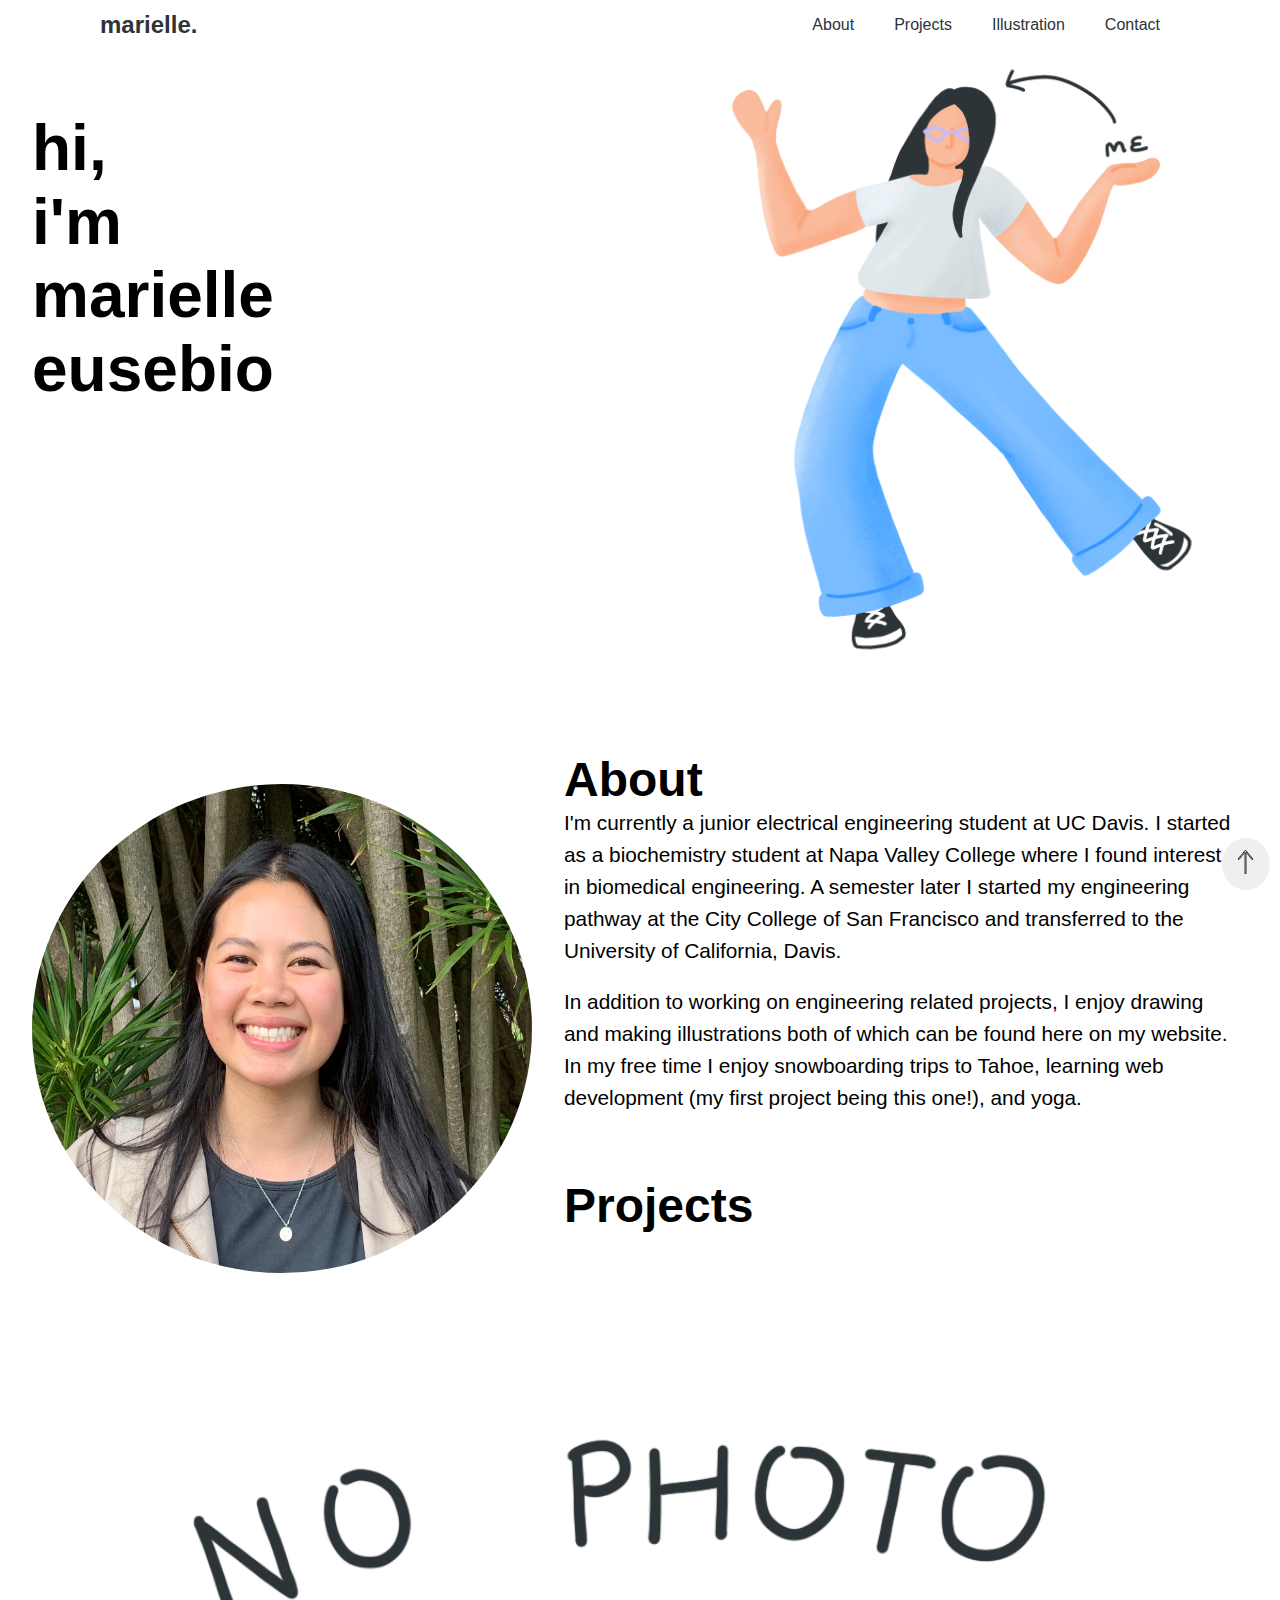
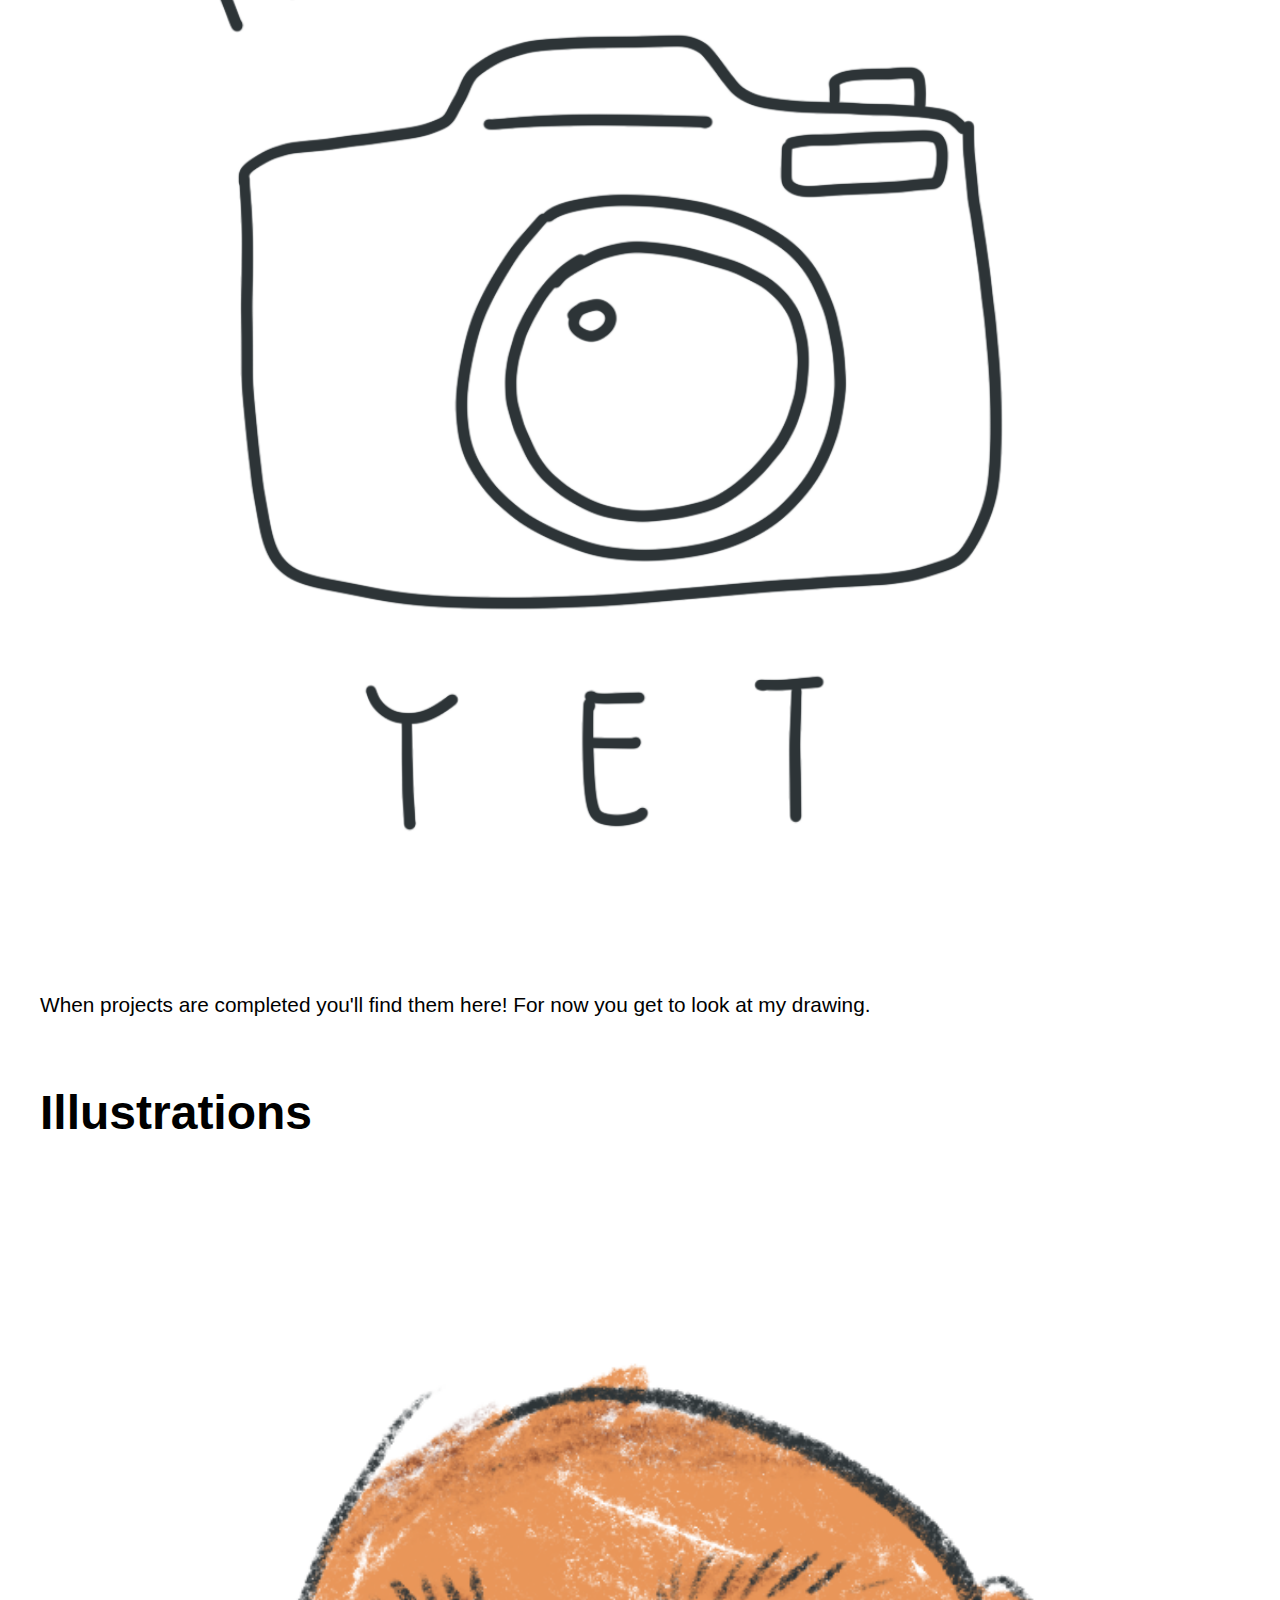
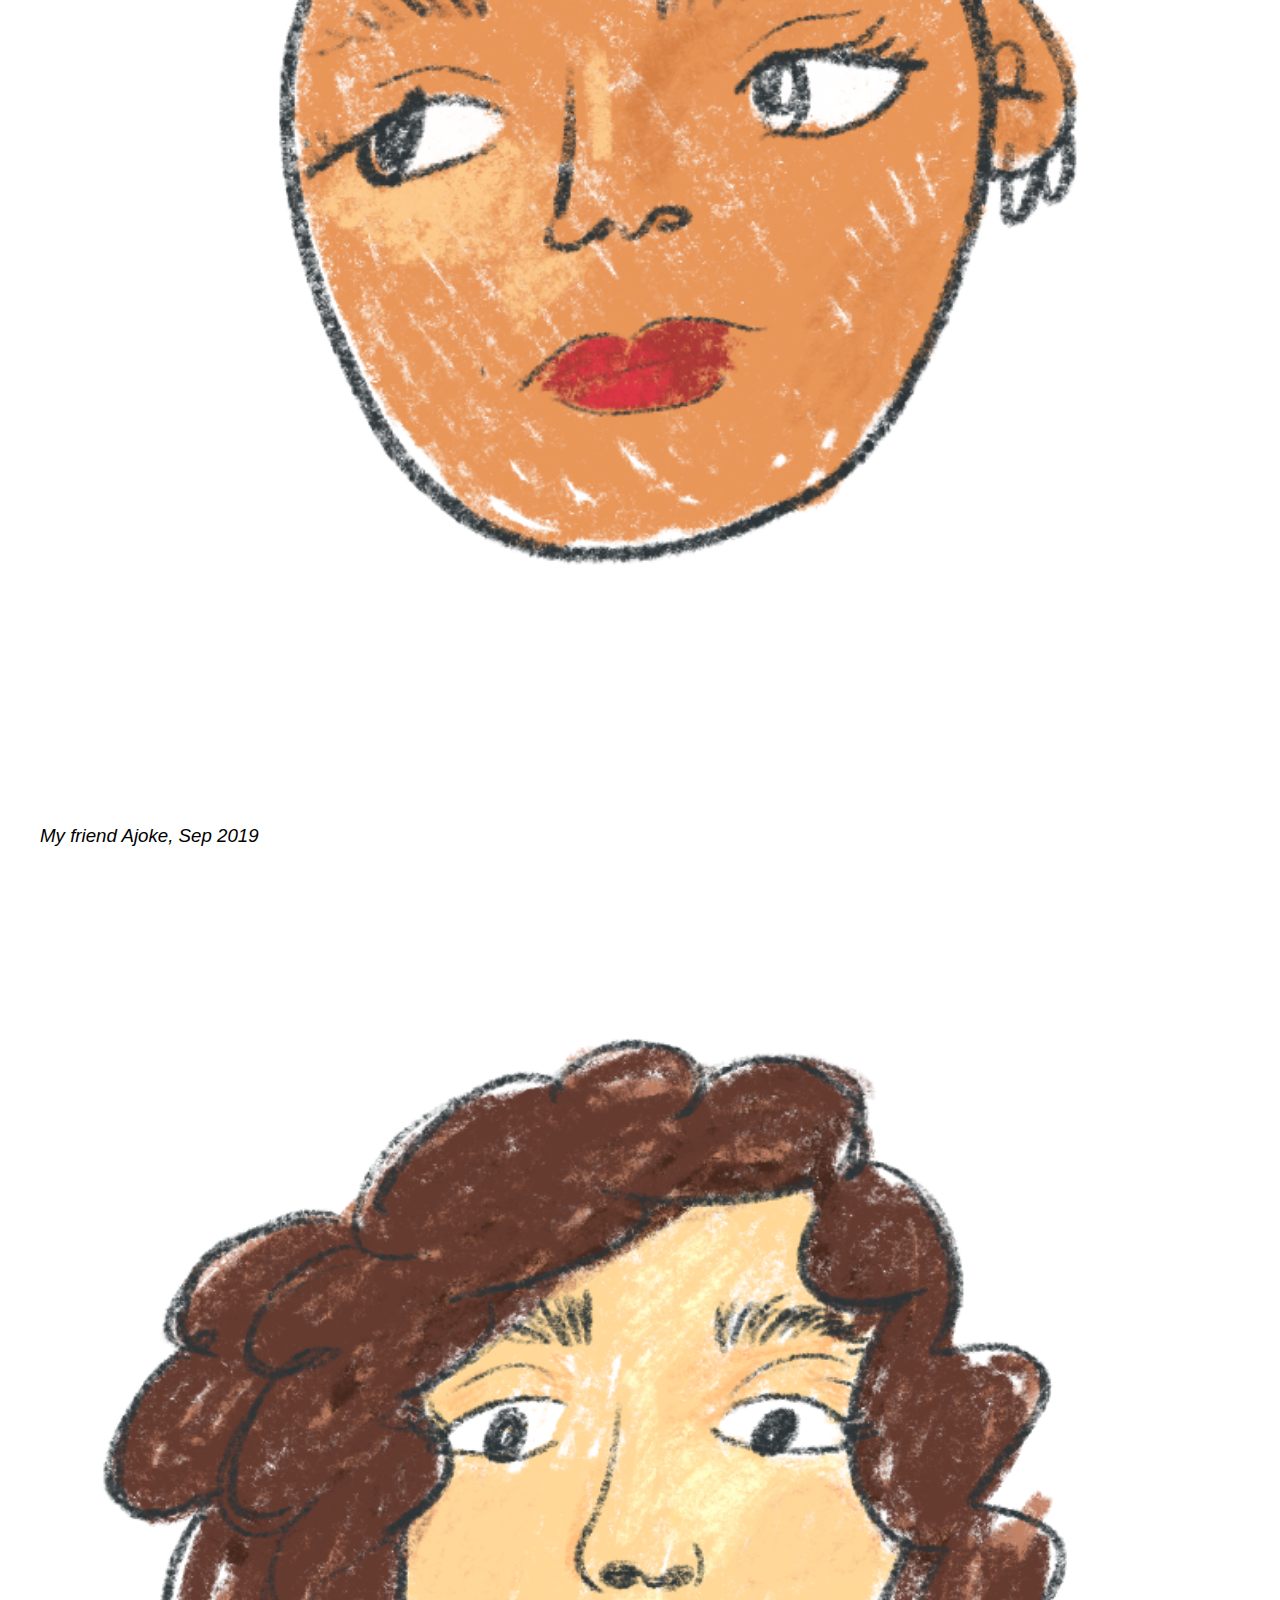
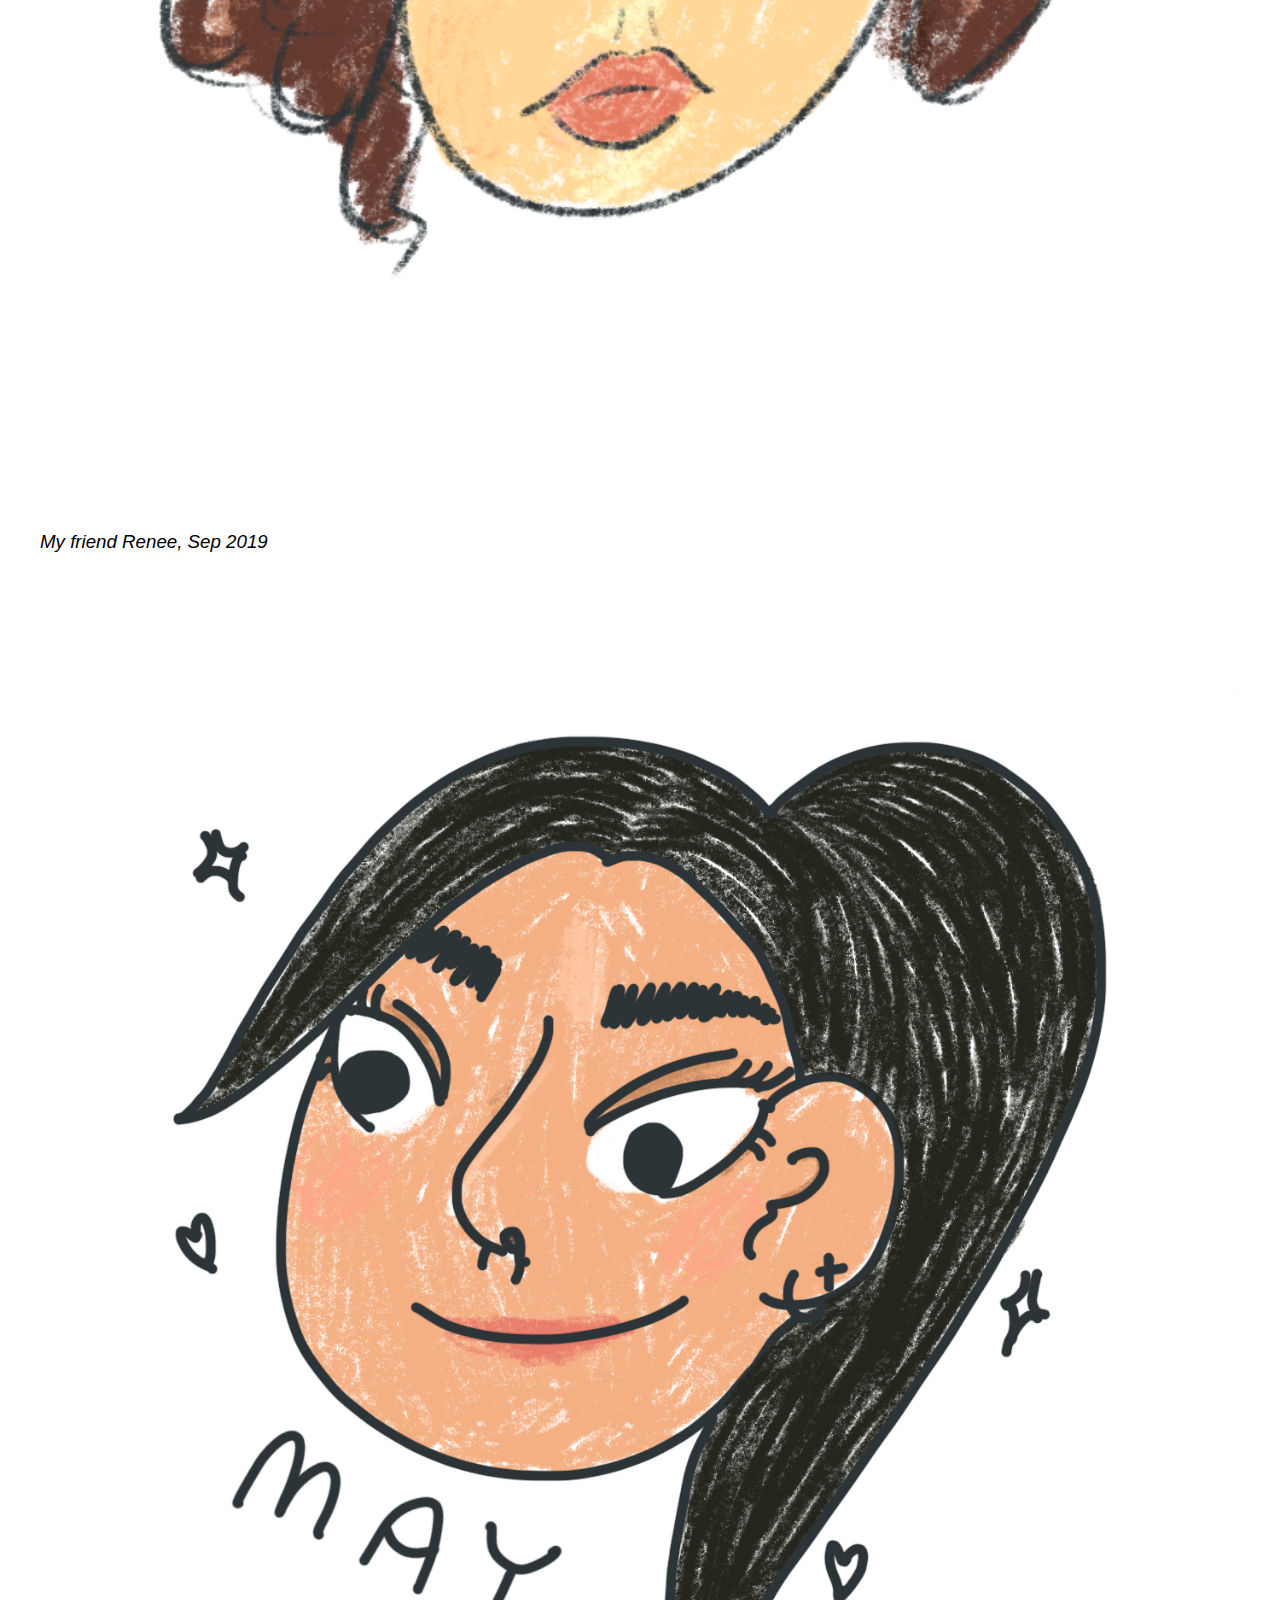
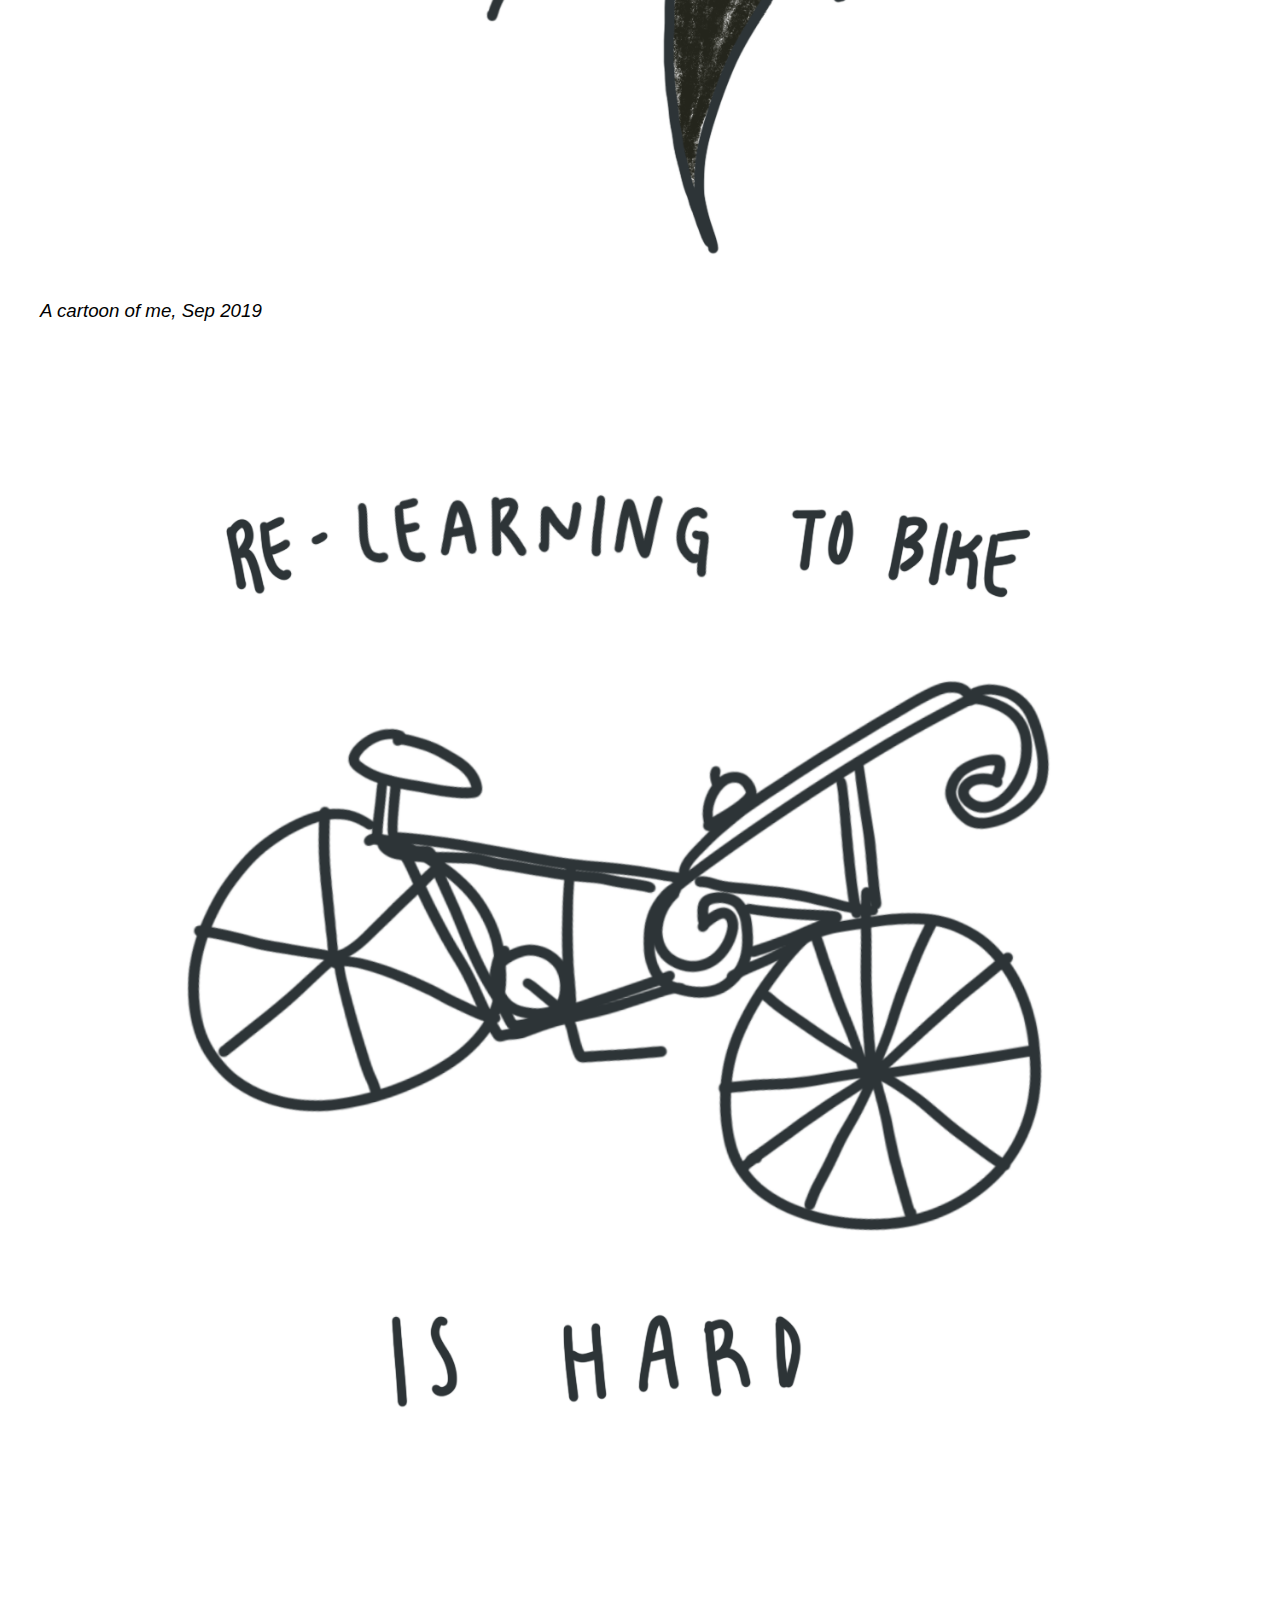
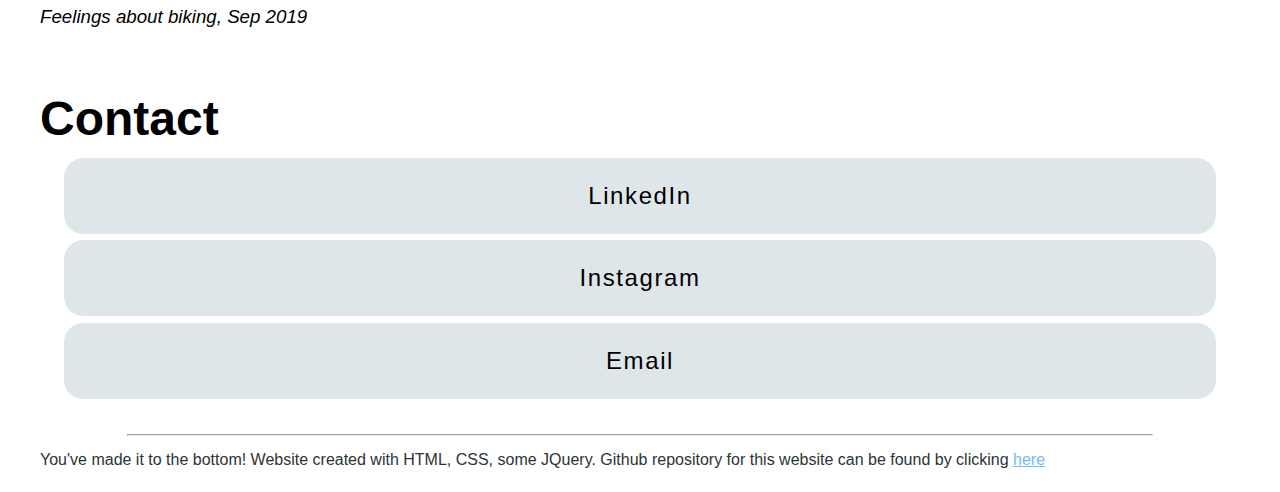
<file: index.html>
<!DOCTYPE html>
<html lang="en">

<head>
<meta charset="UTF-8">
<meta name="viewport" content="width=device-width, initial-scale=1.0">
<meta http-equiv="X-UA-Compatible" content="ie=edge">
<title>Marielle Eusebio's Portfolio</title>
<link href="https://stackpath.bootstrapcdn.com/font-awesome/4.7.0/css/font-awesome.min.css" rel="stylesheet">
<link type="text/css" rel="stylesheet" href="normalize.css" />
<link rel="stylesheet" href="styles2.css">
<script src="https://code.jquery.com/jquery-3.3.1.min.js"></script>
<script type="text/javascript" src='scripts.js'></script>
</head>

<body>

<button class='reset-Button' id='backToTopBtn'>
    <svg width="24" height="24" xmlns="http://www.w3.org/2000/svg" fill-rule="evenodd" clip-rule="evenodd"><path d="M11 2.206l-6.235 7.528-.765-.645 7.521-9 7.479 9-.764.646-6.236-7.53v21.884h-1v-21.883z"/></svg>
</button>

<header>
  <div class="logo">marielle.</div>
  <nav>
    <ul>
      <li><a href="#aboutPage">About</a></li>
      <li><a href="#projectsPage">Projects</a></li>
      <li><a href="#illustrationsPage">Illustration</a></li>
      <li><a href="#contactPage">Contact</a></li>

    </ul>
  </nav>
  <div class="menu-toggle">
    <i class="fa fa-bars" aria-hidden="true"></i>
  </div>
</header>

<div class='homePage'>
  <h1>hi,<br> i'm<br> marielle<br> eusebio<br></h1>
  <img src='illustrationsForSite/homepagePic2.png' alt='illustration for homepage' id='homepagePic'>  
</div>

<div id='aboutPage' class='aboutPage'>
  <img src='photosForSite/profilePic.png' alt='Photo of me' id='profilePic'>
  
  <div class='aboutText'>
    <h2>About</h2>
    <p>I'm currently a junior electrical engineering student at UC Davis. 
            I started as a biochemistry student at Napa Valley College where I found interest in biomedical engineering.
            A semester later I started my engineering pathway at the City College of San Francisco and transferred to the University of California, Davis.
    </p>
    <br>
    <p>In addition to working on engineering related projects, I enjoy drawing and making illustrations both of which can be found here on my website.
            In my free time I enjoy snowboarding trips to Tahoe, learning web development (my first project being this one!), and yoga.
    </p>
  </div>
  
</div>

<div class='projectsPage' id='projectsPage'>
    <h2>Projects</h2>
    <img src='illustrationsForSite/noPhotoYet.png' class='projectPic'>
    <p>When projects are completed you'll find them here! For now you get to look at my drawing.</p>
</div>

<div class='illustrationsPage' id='illustrationsPage'>
    <h2>Illustrations</h2>
    <img src='illustrationsForSite/ajokeDrawing.png' alt='Drawing of friend Ajoke'>
    <h3>My friend Ajoke, Sep 2019</h3>
    <img src='illustrationsForSite/reneeDrawing.png' alt='Drawing of friend Renee'>
    <h3>My friend Renee, Sep 2019</h3>
    <img src='illustrationsForSite/cartoonMayIcon.png' alt='Cartoon of me!'>
    <h3>A cartoon of me, Sep 2019</h3>
    <img src='illustrationsForSite/relearningToBike.png' alt='Bike doodle'>
    <h3>Feelings about biking, Sep 2019</h3>
</div>

<div class='contactPage' id='contactPage'>
  <h2>Contact</h2>
    <div class='buttonsPage'>
      <a href='https://www.linkedin.com/in/marielle-eusebio-9b7936106'>
        <button class='reset-Button myButton'>
          LinkedIn
        </button>
      </a>

      <a href='https://www.instagram.com/may.eusebio/'>
        <button class='reset-Button myButton'>
            Instagram
          </button>
      </a>

      <!-- <a href='mailto:mariellejde@gmail.com' target='_top'>
        <button class='reset-Button myButton'>
          Email
        </button>
      </a> -->

      <a href='#' name="emailLink" id="emailLink">
        <button class='reset-Button myButton'>
          Email
        </button>
      </a>
      
        
    </div>
</div>


<footer>
    <hr>
    <p>You've made it to the bottom! Website created with HTML, CSS, some JQuery.
      Github repository for this website can be found by clicking 
      <a href='https://github.com/mayeusebio/mayeusebio.github.io'>here</a></p>
    
  </footer>




</body>

</html>
</file>
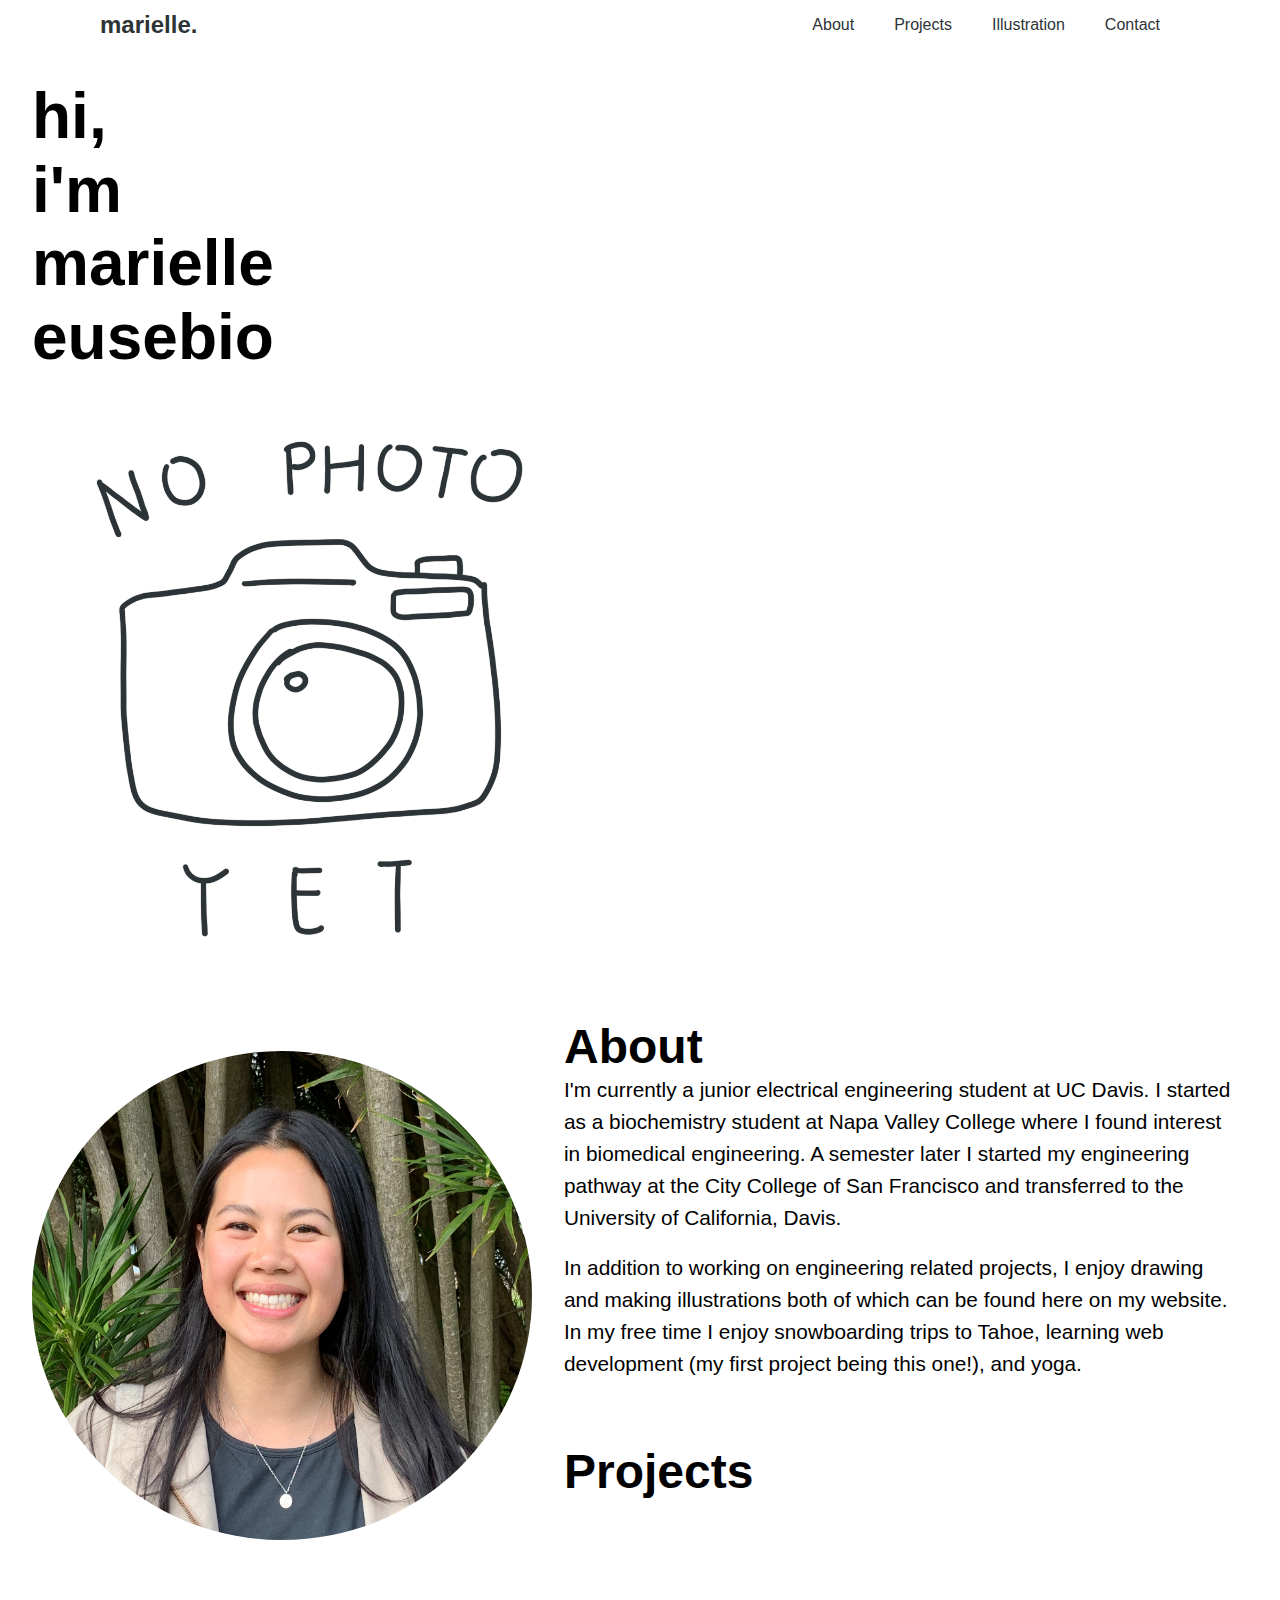
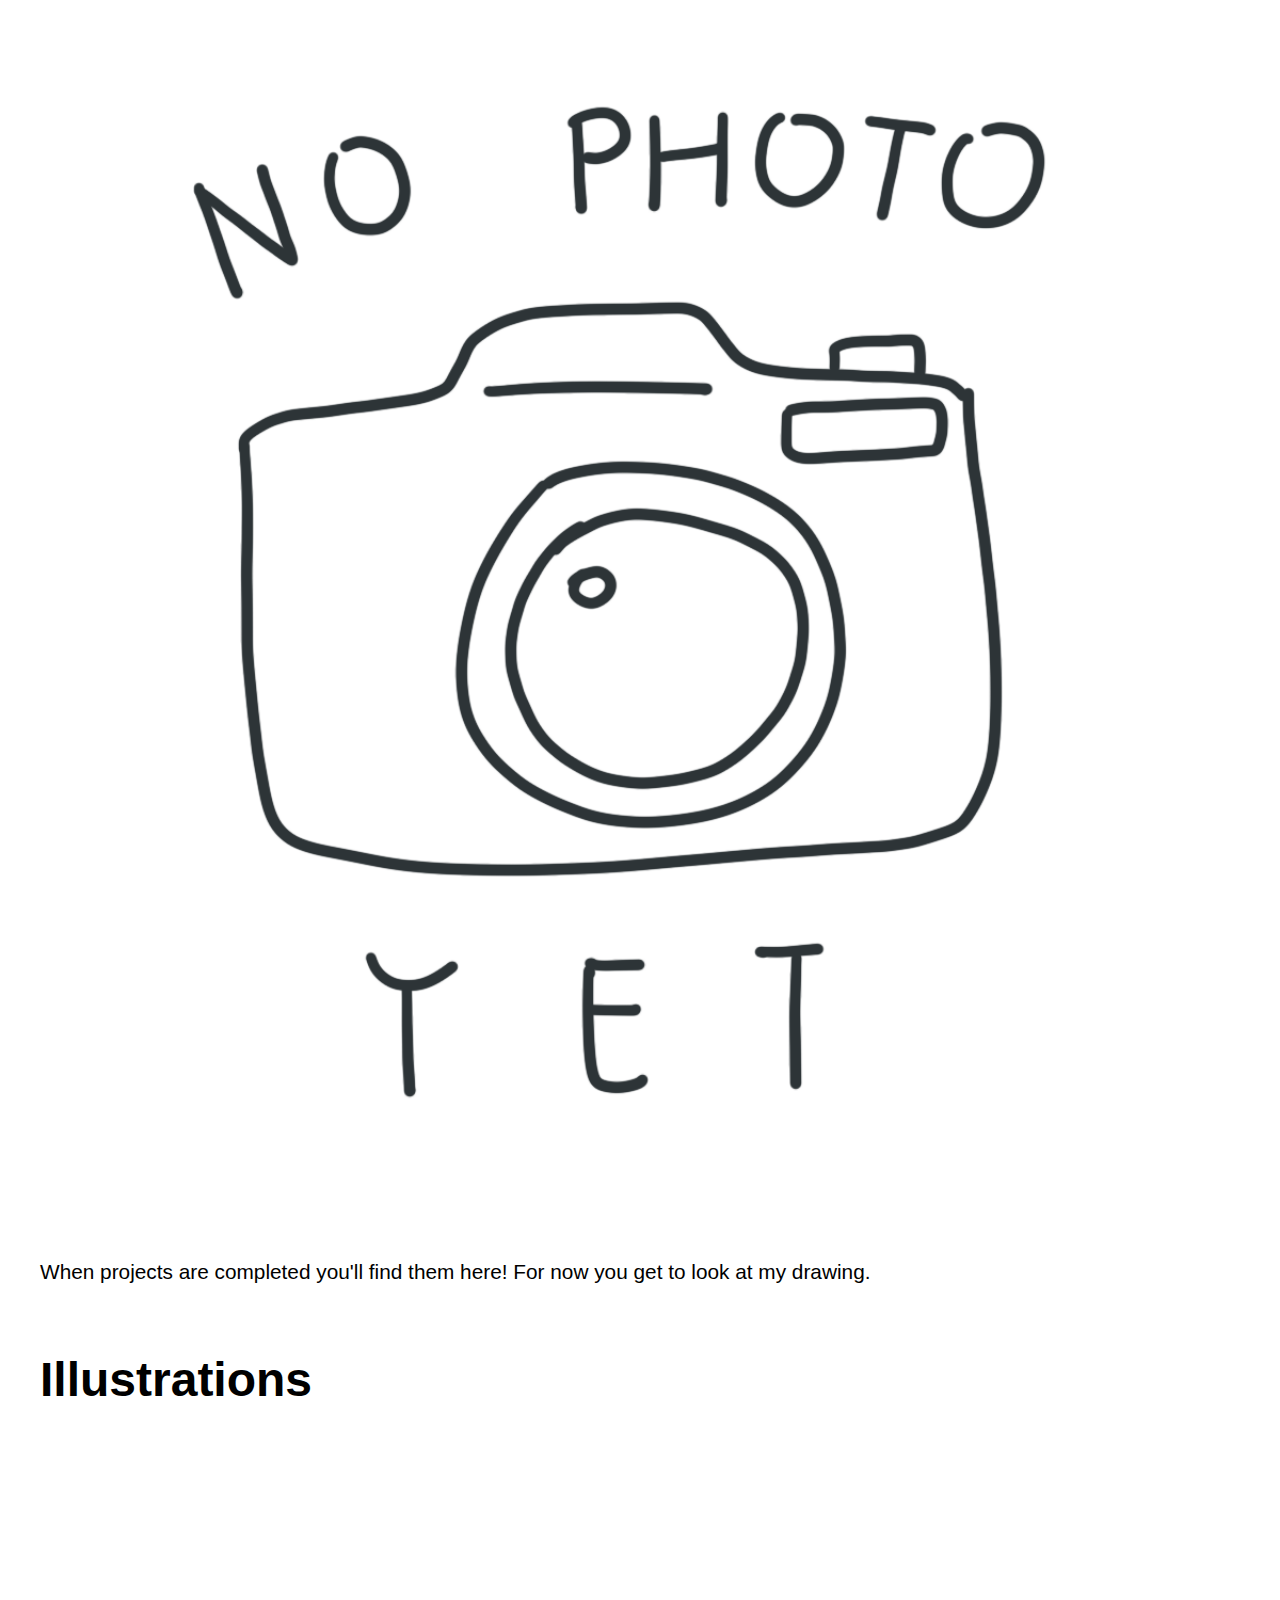
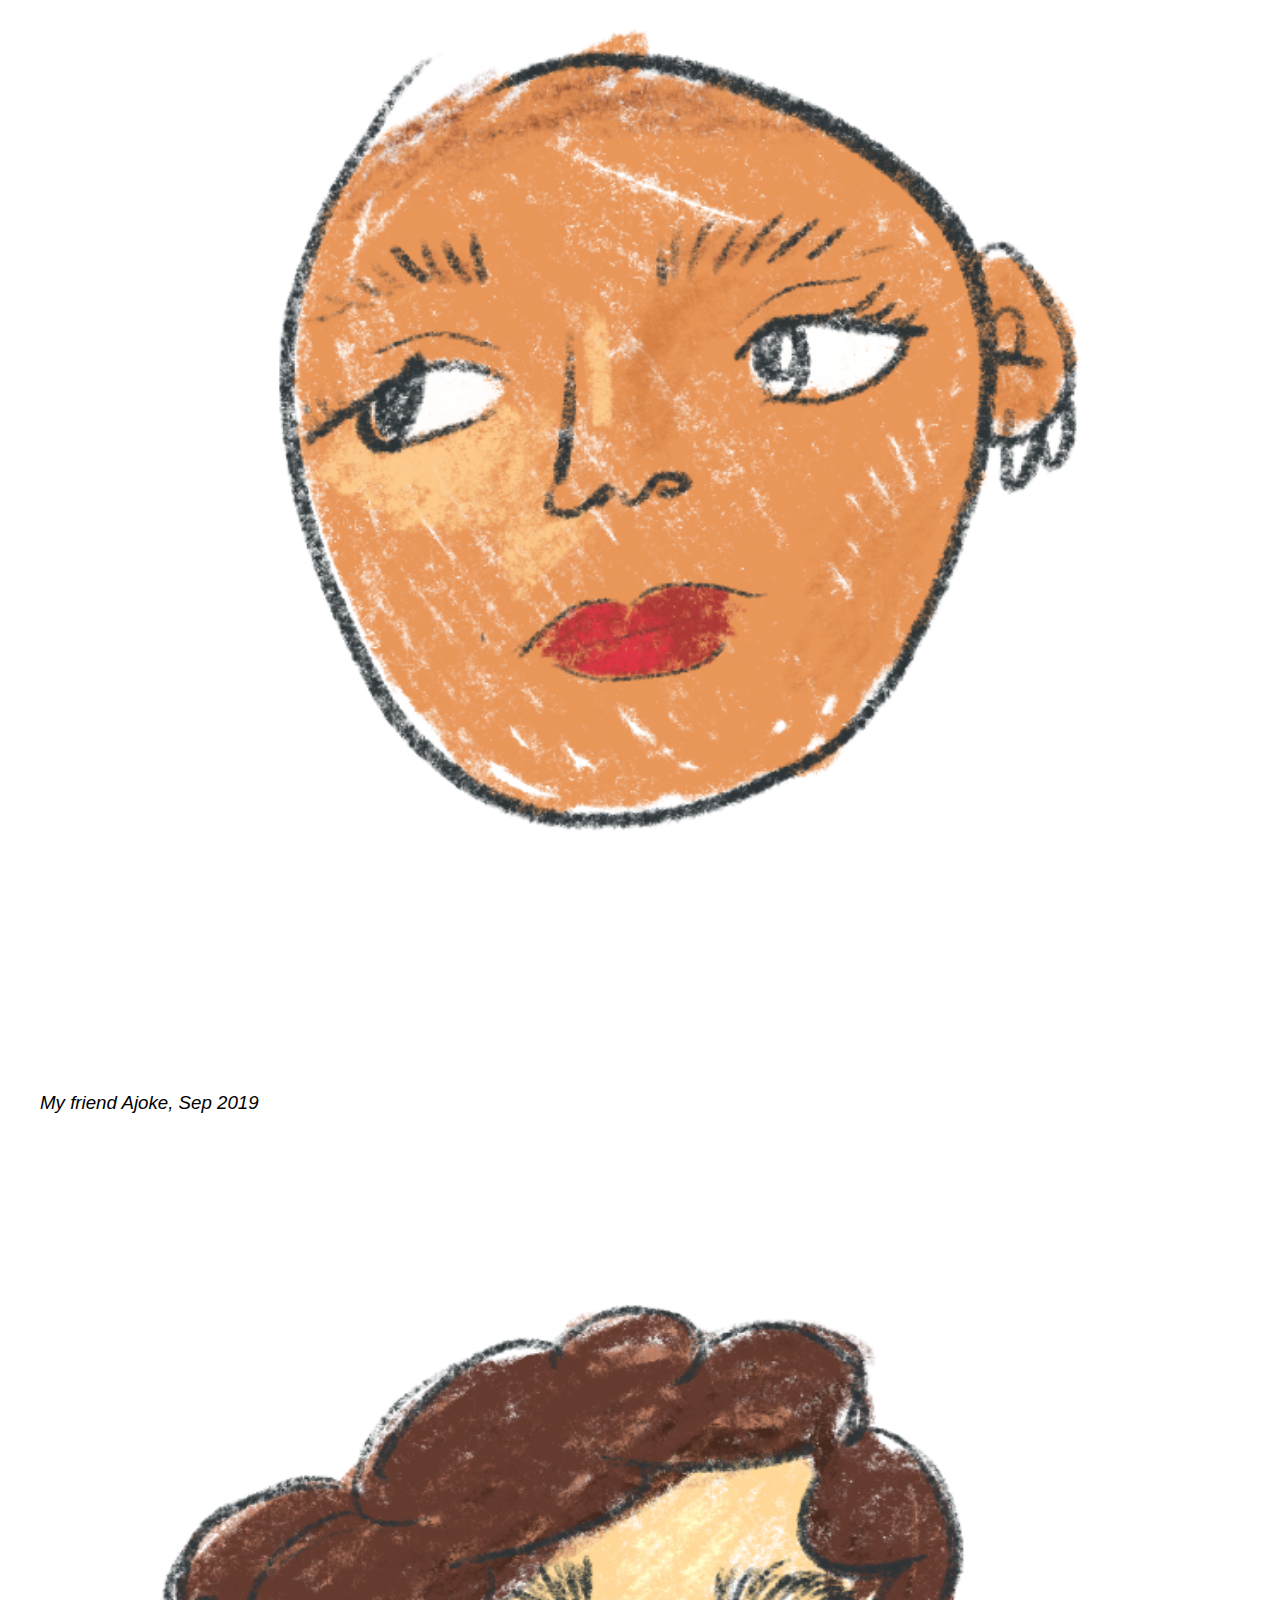
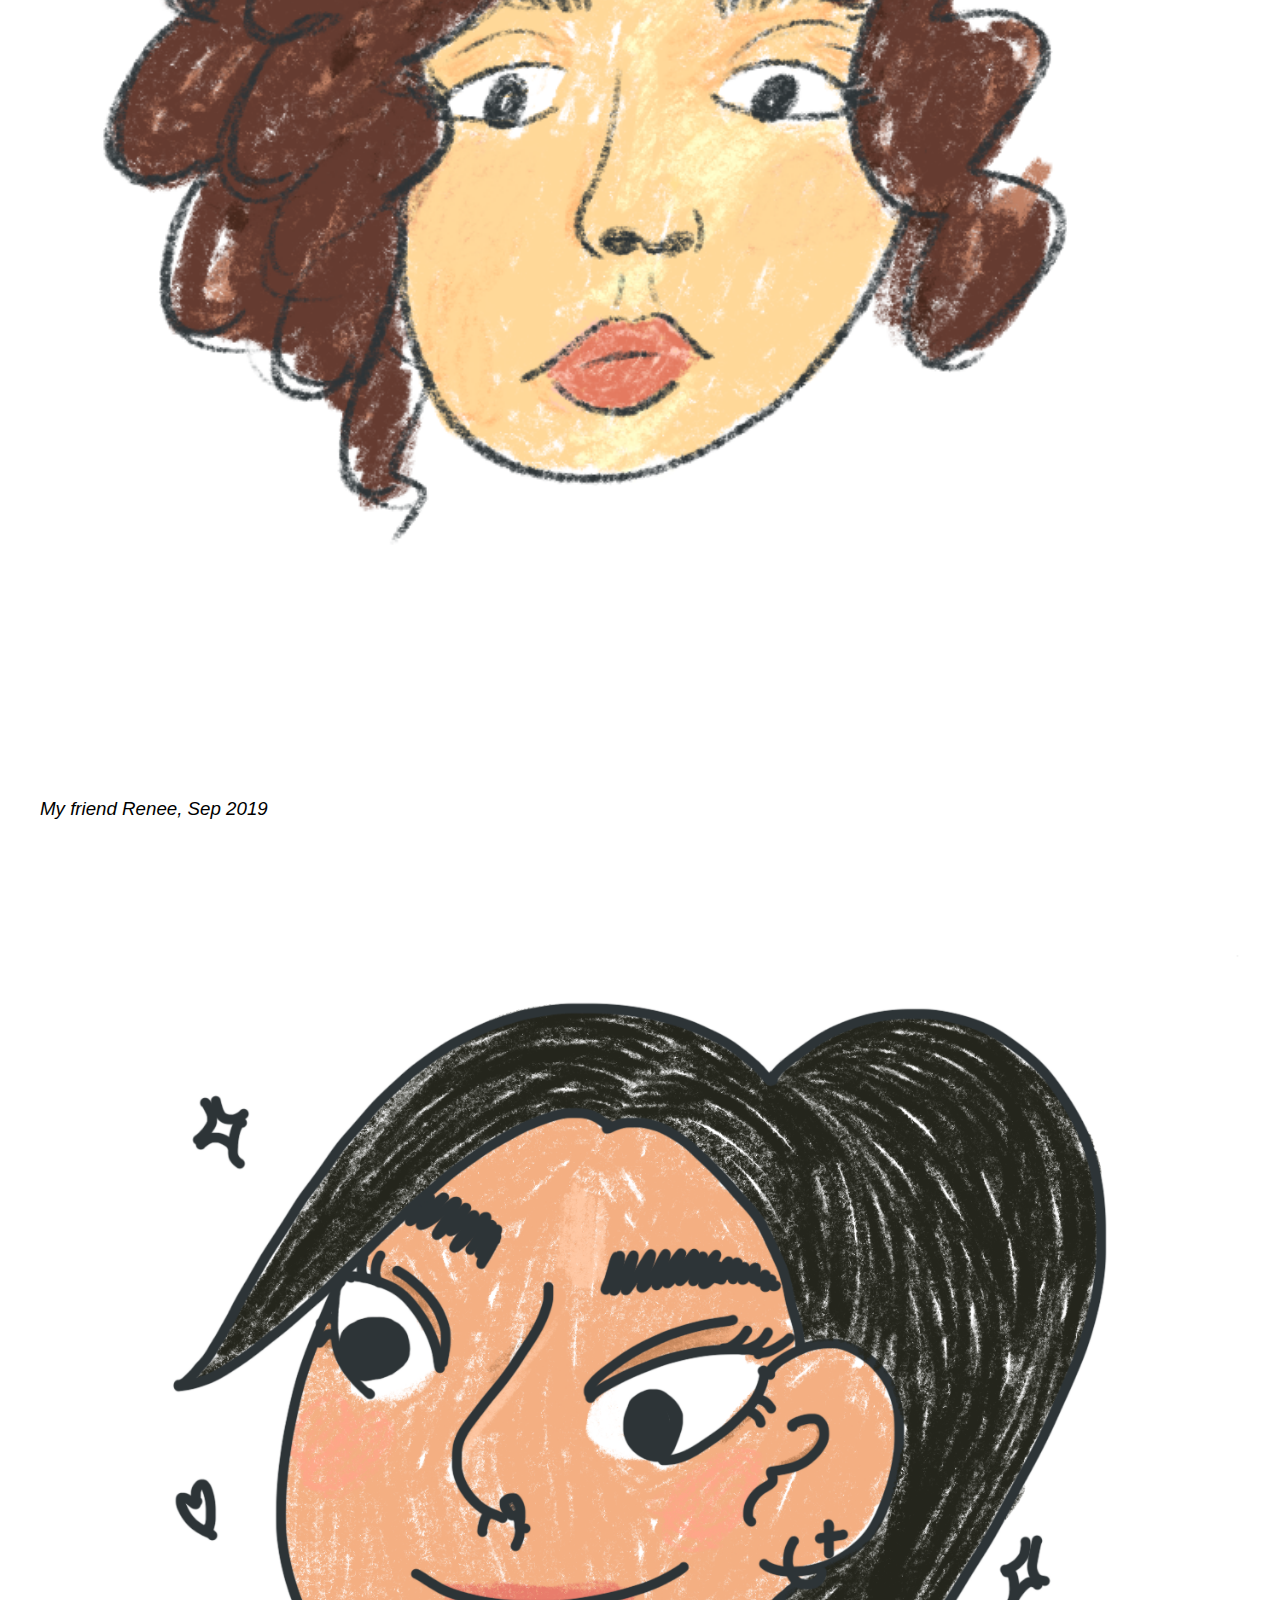
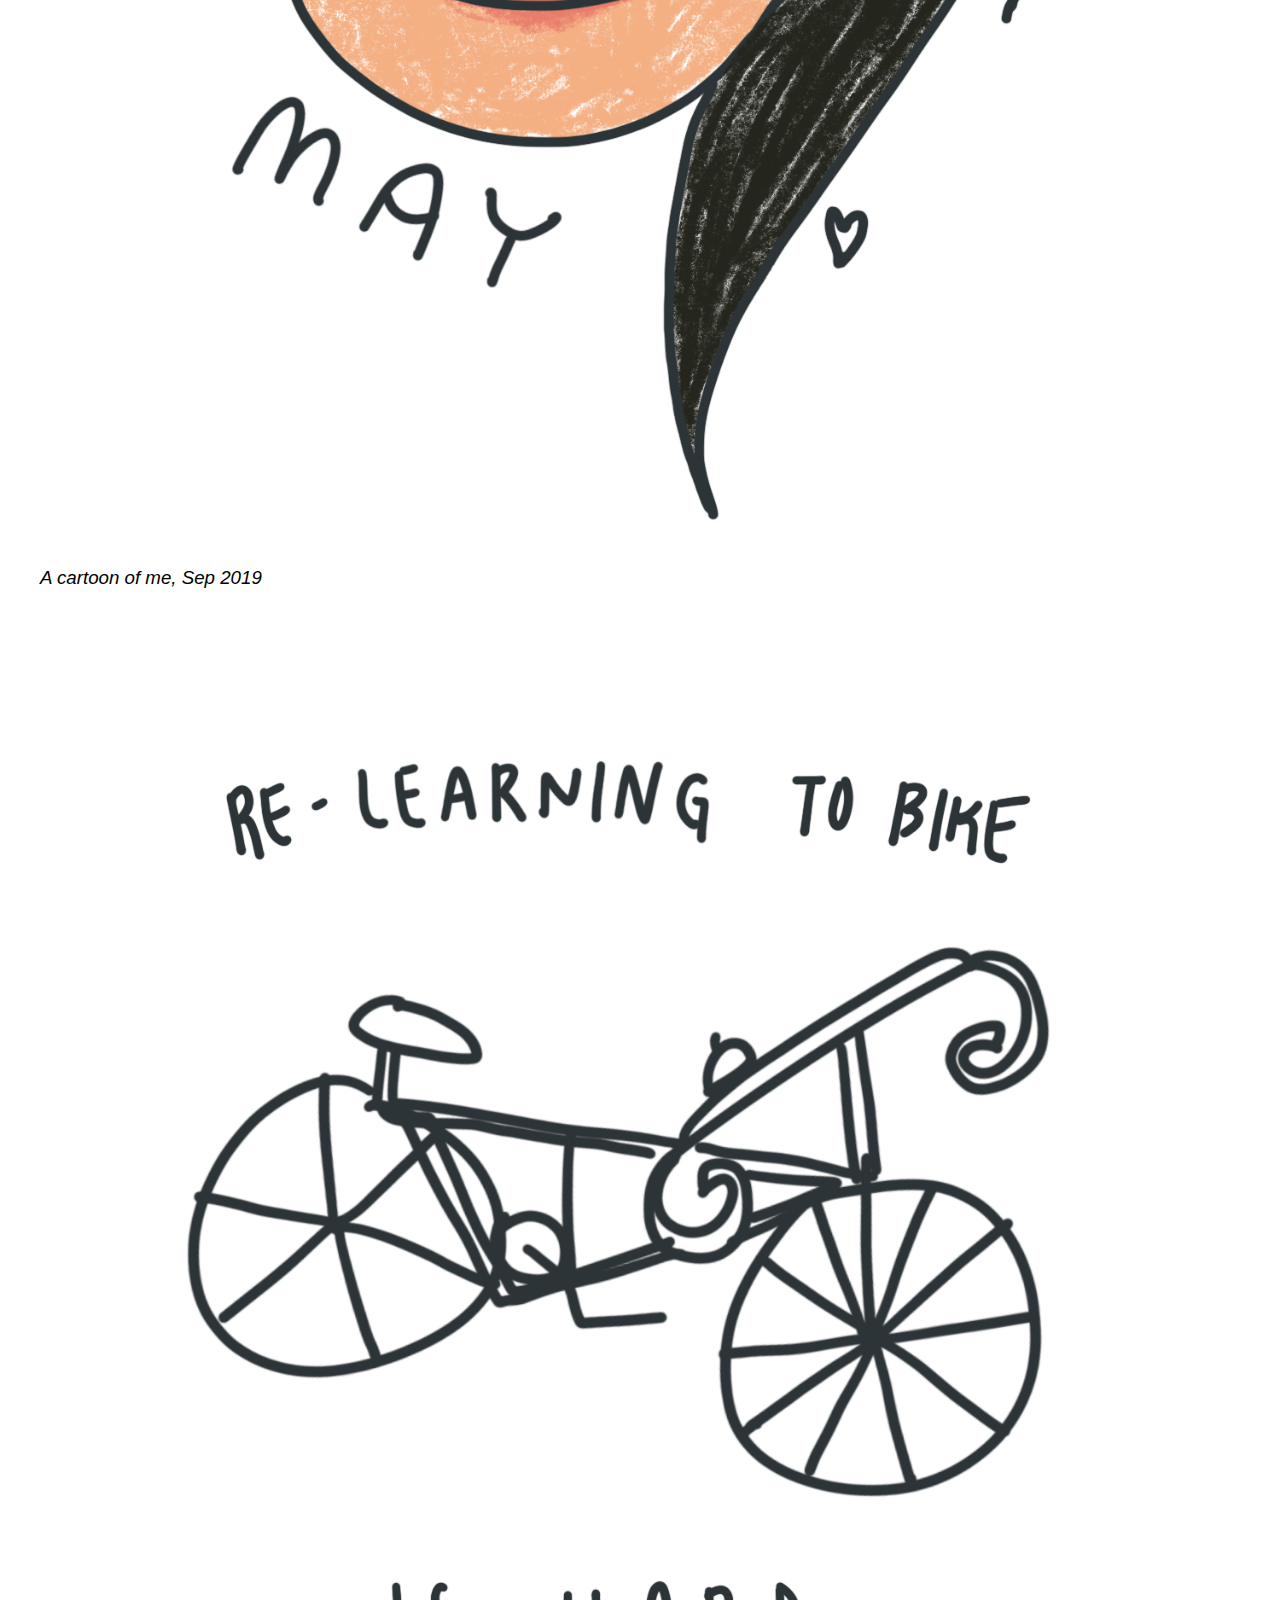
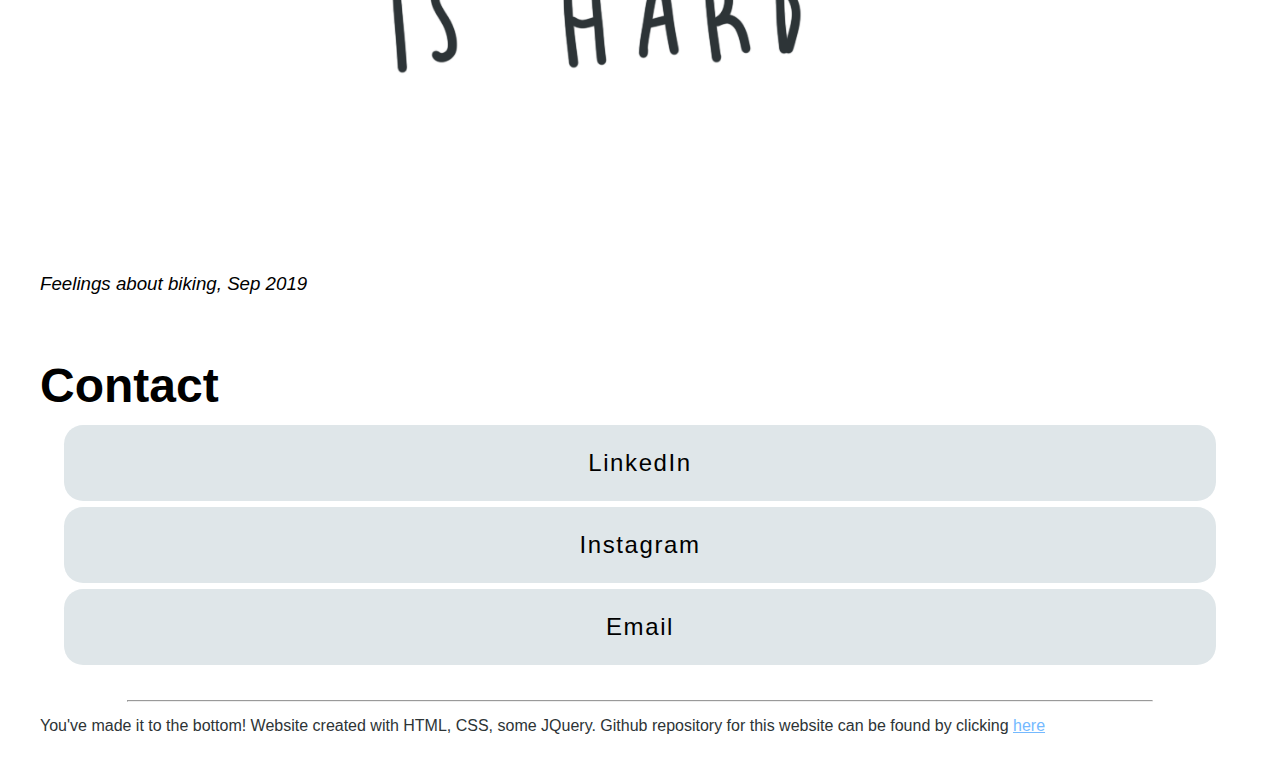
<file: index2.html>
<!DOCTYPE html>
<html lang="en">

<head>
<meta charset="UTF-8">
<meta name="viewport" content="width=device-width, initial-scale=1.0">
<meta http-equiv="X-UA-Compatible" content="ie=edge">
<title>Navbar</title>
<link href="https://stackpath.bootstrapcdn.com/font-awesome/4.7.0/css/font-awesome.min.css" rel="stylesheet">
<link type="text/css" rel="stylesheet" href="normalize.css" />
<link rel="stylesheet" href="styles2.css">
</head>

<body>

<header>
  <div class="logo">marielle.</div>
  <nav>
    <ul>
      <li><a href="#aboutPage">About</a></li>
      <li><a href="#projectsPage">Projects</a></li>
      <li><a href="#illustrationsPage">Illustration</a></li>
      <li><a href="#contactPage">Contact</a></li>

    </ul>
  </nav>
  <div class="menu-toggle">
    <i class="fa fa-bars" aria-hidden="true"></i>
  </div>
</header>

<h1>hi,<br> i'm<br> marielle<br> eusebio<br></h1>
<img src='illustrationsForSite/noPhotoYet.png' alt='illustration for homepage' id='homepagePic'>

<div id='aboutPage' class='aboutPage'>
        <img src='photosForSite/profilePic.png' alt='Photo of me' id='profilePic'>
    <h2>About</h2>
    <p>I'm currently a junior electrical engineering student at UC Davis. 
            I started as a biochemistry student at Napa Valley College where I found interest in biomedical engineering.
            A semester later I started my engineering pathway at the City College of San Francisco and transferred to the University of California, Davis.
    </p>
    <br>
    <p>In addition to working on engineering related projects, I enjoy drawing and making illustrations both of which can be found here on my website.
            In my free time I enjoy snowboarding trips to Tahoe, learning web development (my first project being this one!), and yoga.
    </p>
</div>

<div class='projectsPage' id='projectsPage'>
    <h2>Projects</h2>
    <img src='illustrationsForSite/noPhotoYet.png' class='projectPic'>
    <p>When projects are completed you'll find them here! For now you get to look at my drawing.</p>
</div>

<div class='illustrationsPage' id='illustrationsPage'>
    <h2>Illustrations</h2>
    <img src='illustrationsForSite/ajokeDrawing.png' alt='Drawing of friend Ajoke'>
    <h3>My friend Ajoke, Sep 2019</h3>
    <img src='illustrationsForSite/reneeDrawing.png' alt='Drawing of friend Renee'>
    <h3>My friend Renee, Sep 2019</h3>
    <img src='illustrationsForSite/cartoonMayIcon.png' alt='Cartoon of me!'>
    <h3>A cartoon of me, Sep 2019</h3>
    <img src='illustrationsForSite/relearningToBike.png' alt='Bike doodle'>
    <h3>Feelings about biking, Sep 2019</h3>
</div>

<div class='contactPage' id='contactPage'>
  <h2>Contact</h2>
    <div class='buttonsPage'>
      <a href='https://www.linkedin.com/in/marielle-eusebio-9b7936106'>
        <button class='reset-Button myButton'>
          LinkedIn
        </button>
      </a>

      <a href='https://www.instagram.com/may.eusebio/'>
        <button class='reset-Button myButton'>
            Instagram
          </button>
      </a>

      <!-- <a href='mailto:mariellejde@gmail.com' target='_top'>
        <button class='reset-Button myButton'>
          Email
        </button>
      </a> -->

      <a href='#' name="emailLink" id="emailLink">
        <button class='reset-Button myButton'>
          Email
        </button>
      </a>
      
        
    </div>
</div>


<footer>
    <hr>
    <p>You've made it to the bottom! Website created with HTML, CSS, some JQuery.
      Github repository for this website can be found by clicking 
      <a href='https://github.com/mayeusebio/mayeusebio.github.io'>here</a></p></footer>


<script src="https://code.jquery.com/jquery-3.3.1.min.js"></script>
<script type="text/javascript">
  $(document).ready(
    function() {
      $('.menu-toggle').click(function() {
        $('nav').toggleClass('active')
      })

      $('ul li').click(function() {
        $(this).siblings().removeClass('active');
        $(this).toggleClass('active');
      })
    }
  )

  $(function () {
  $('#emailLink').on('click', function (event) {
    var email = 'test@theearth.com';
    var subject = 'Circle Around';
    var emailBody = 'Some blah';
    window.location = 'mailto:' + email + '?subject=' + subject + '&body=' +   emailBody;
  });
});

</script>

</body>

</html>
</file>
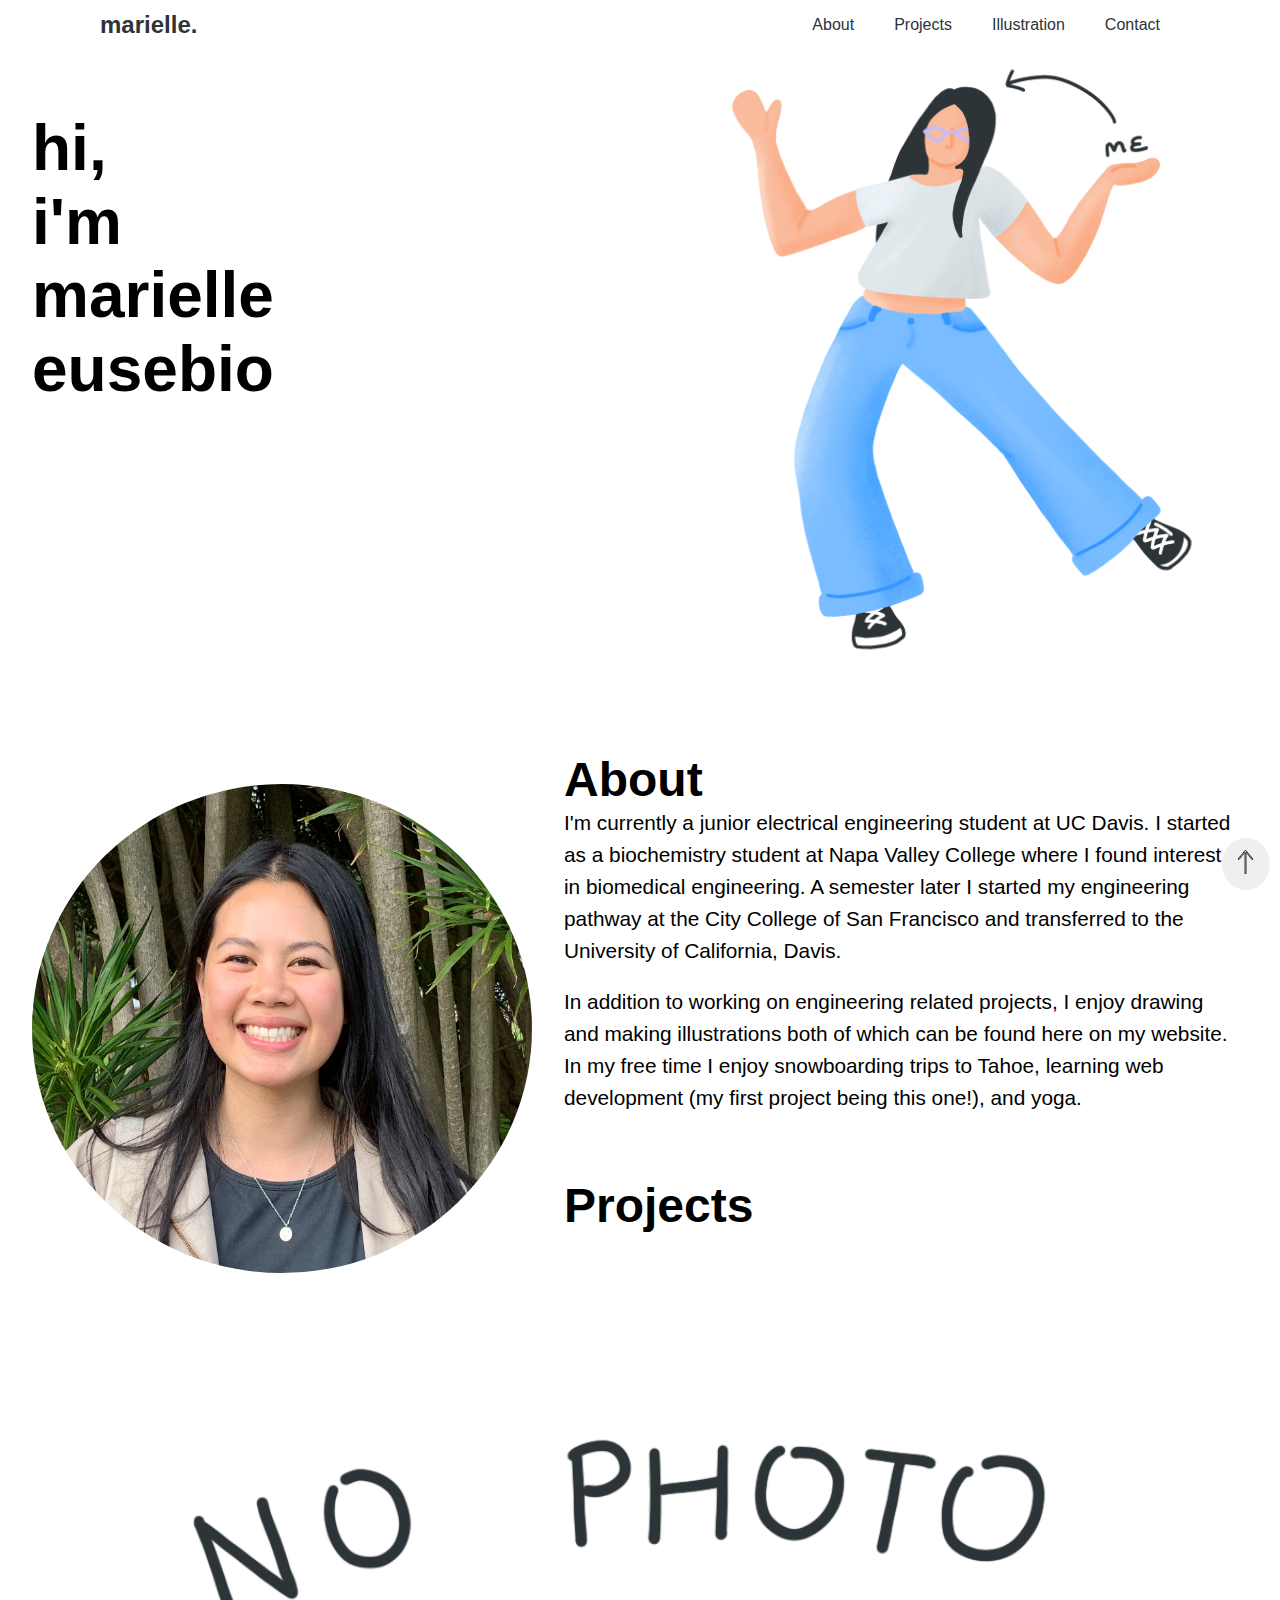
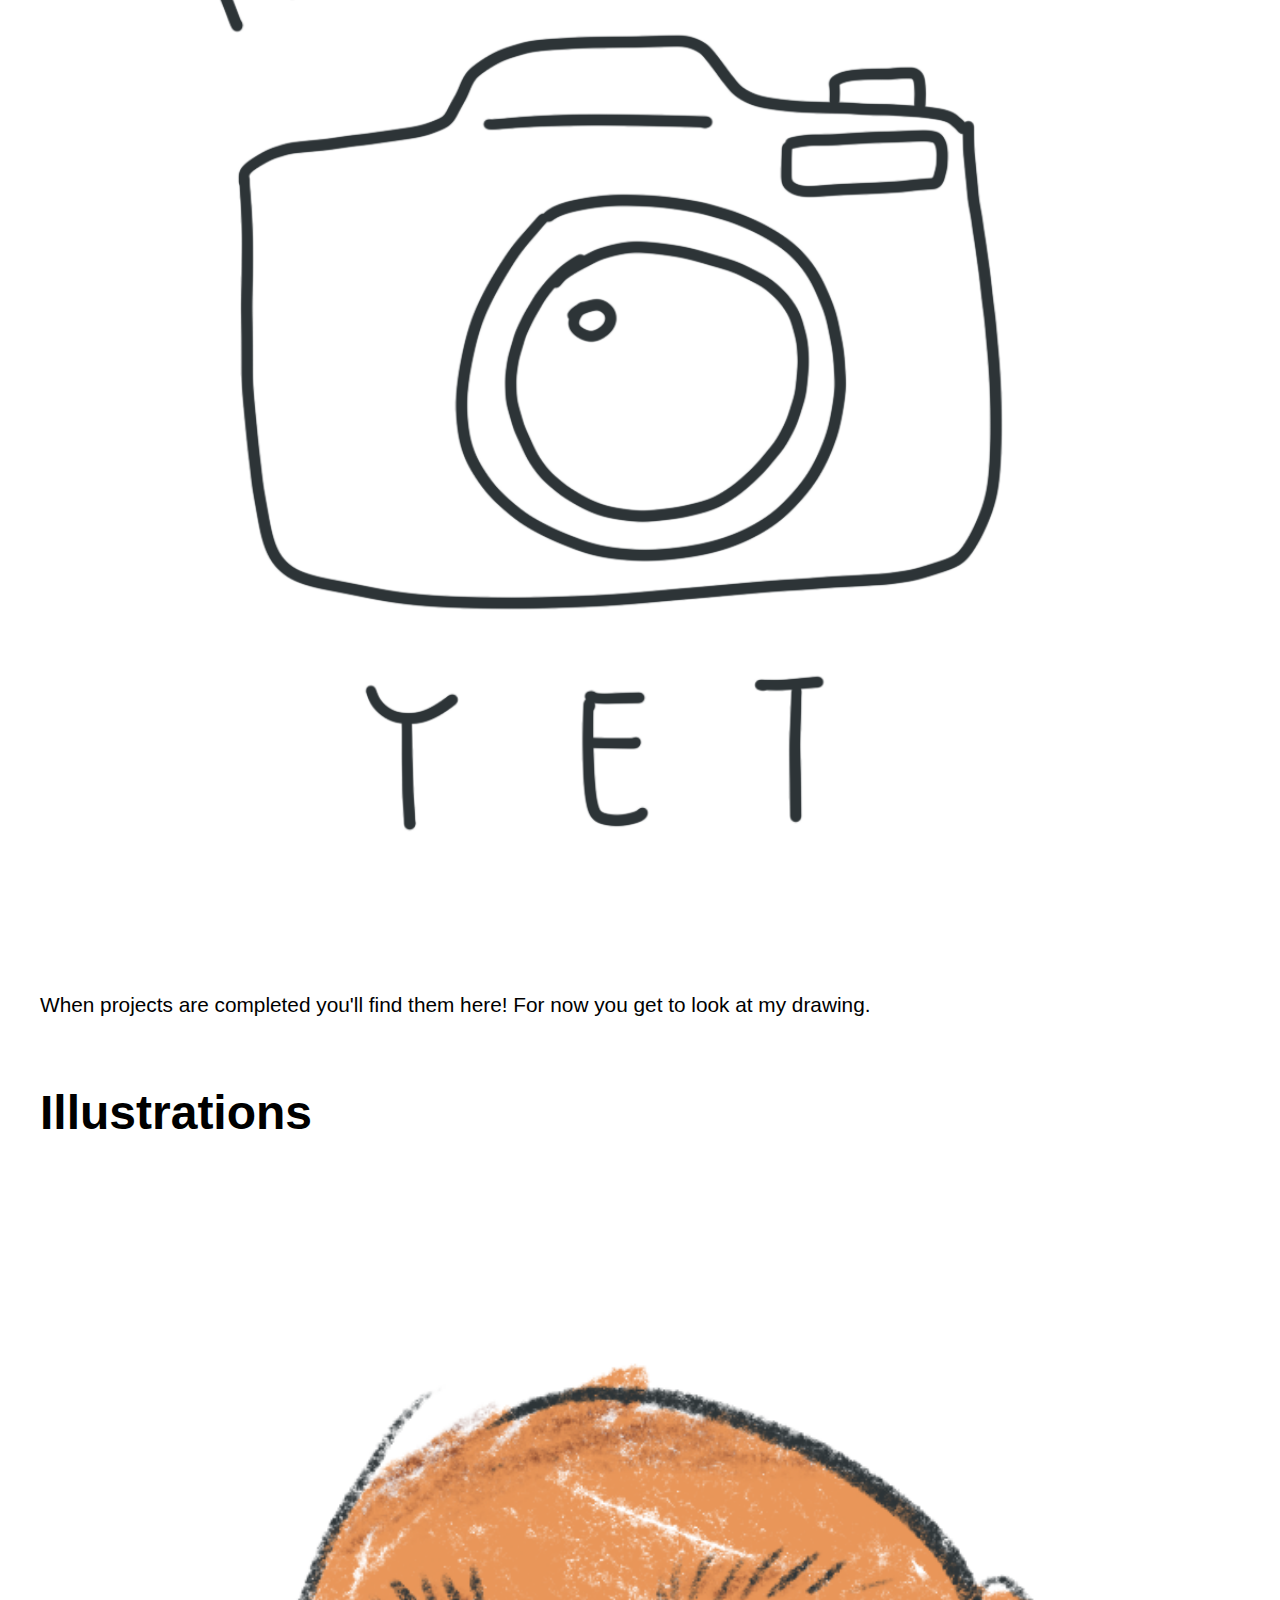
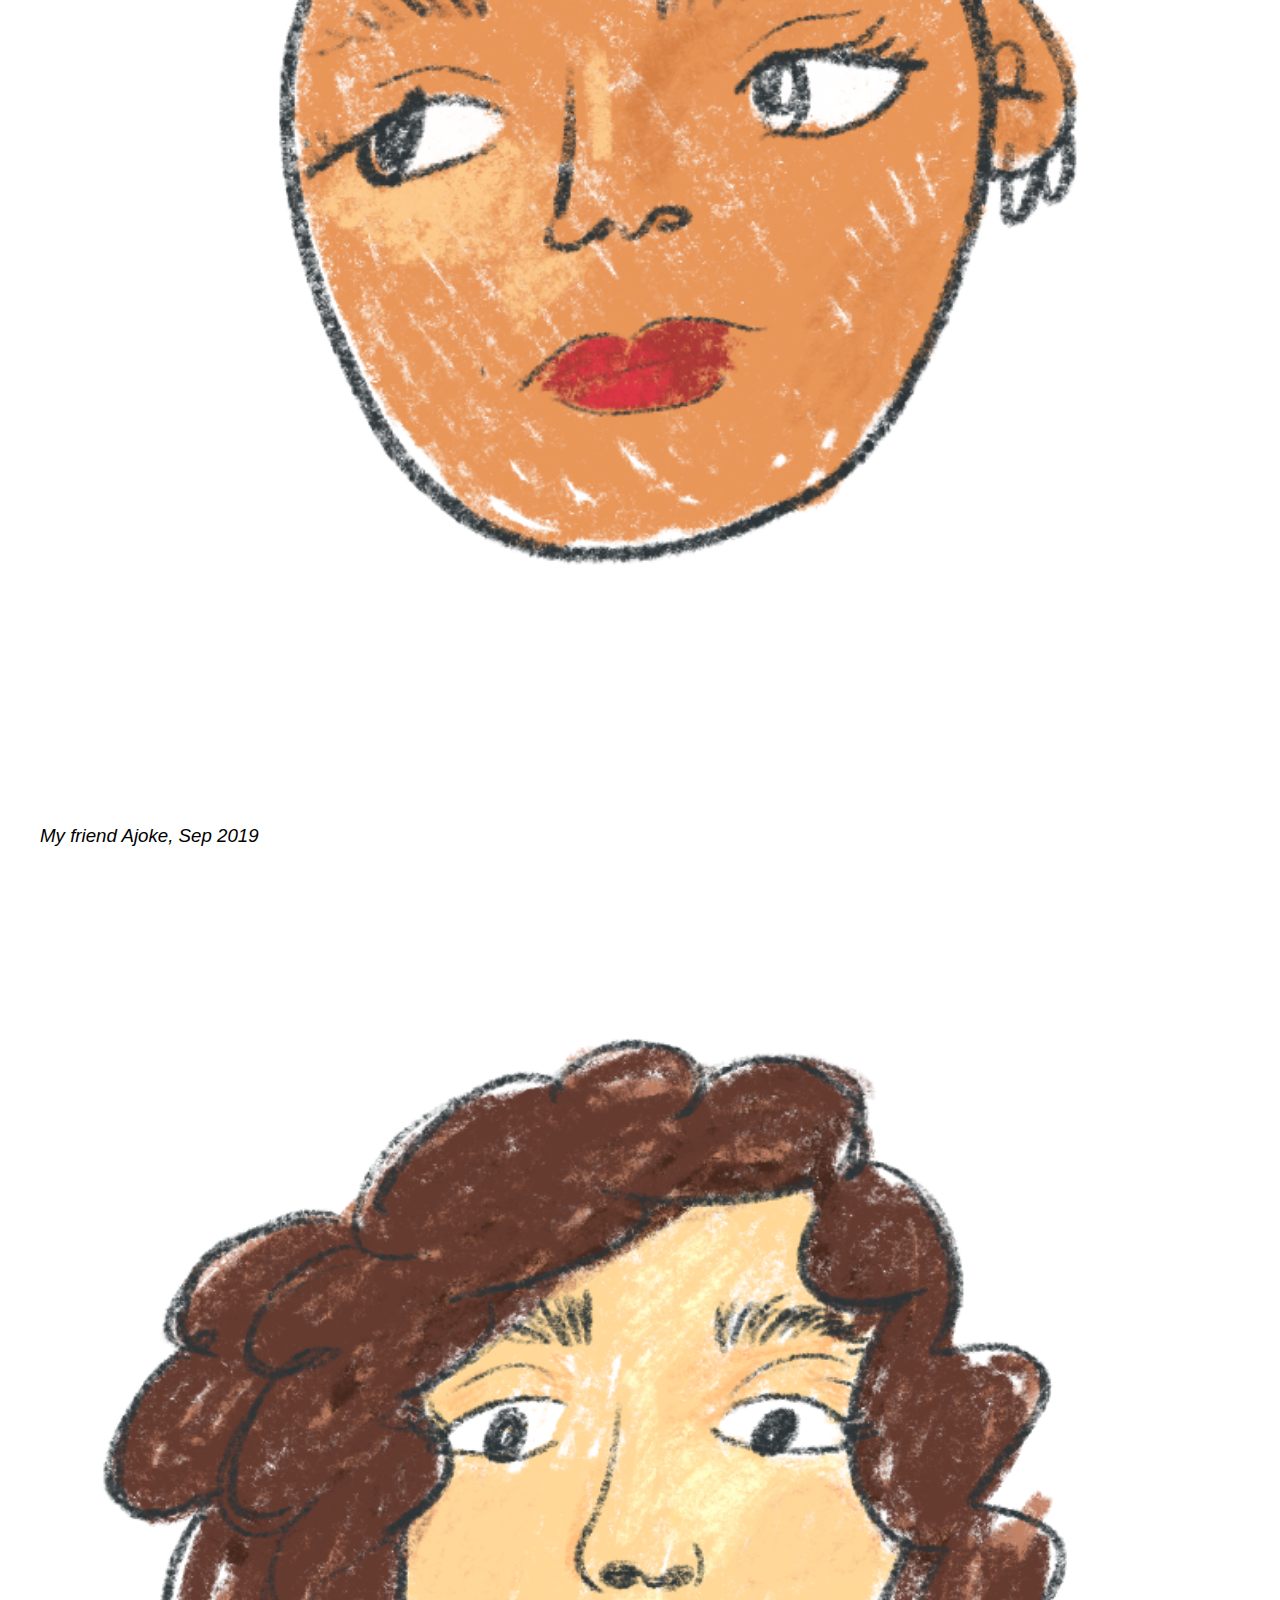
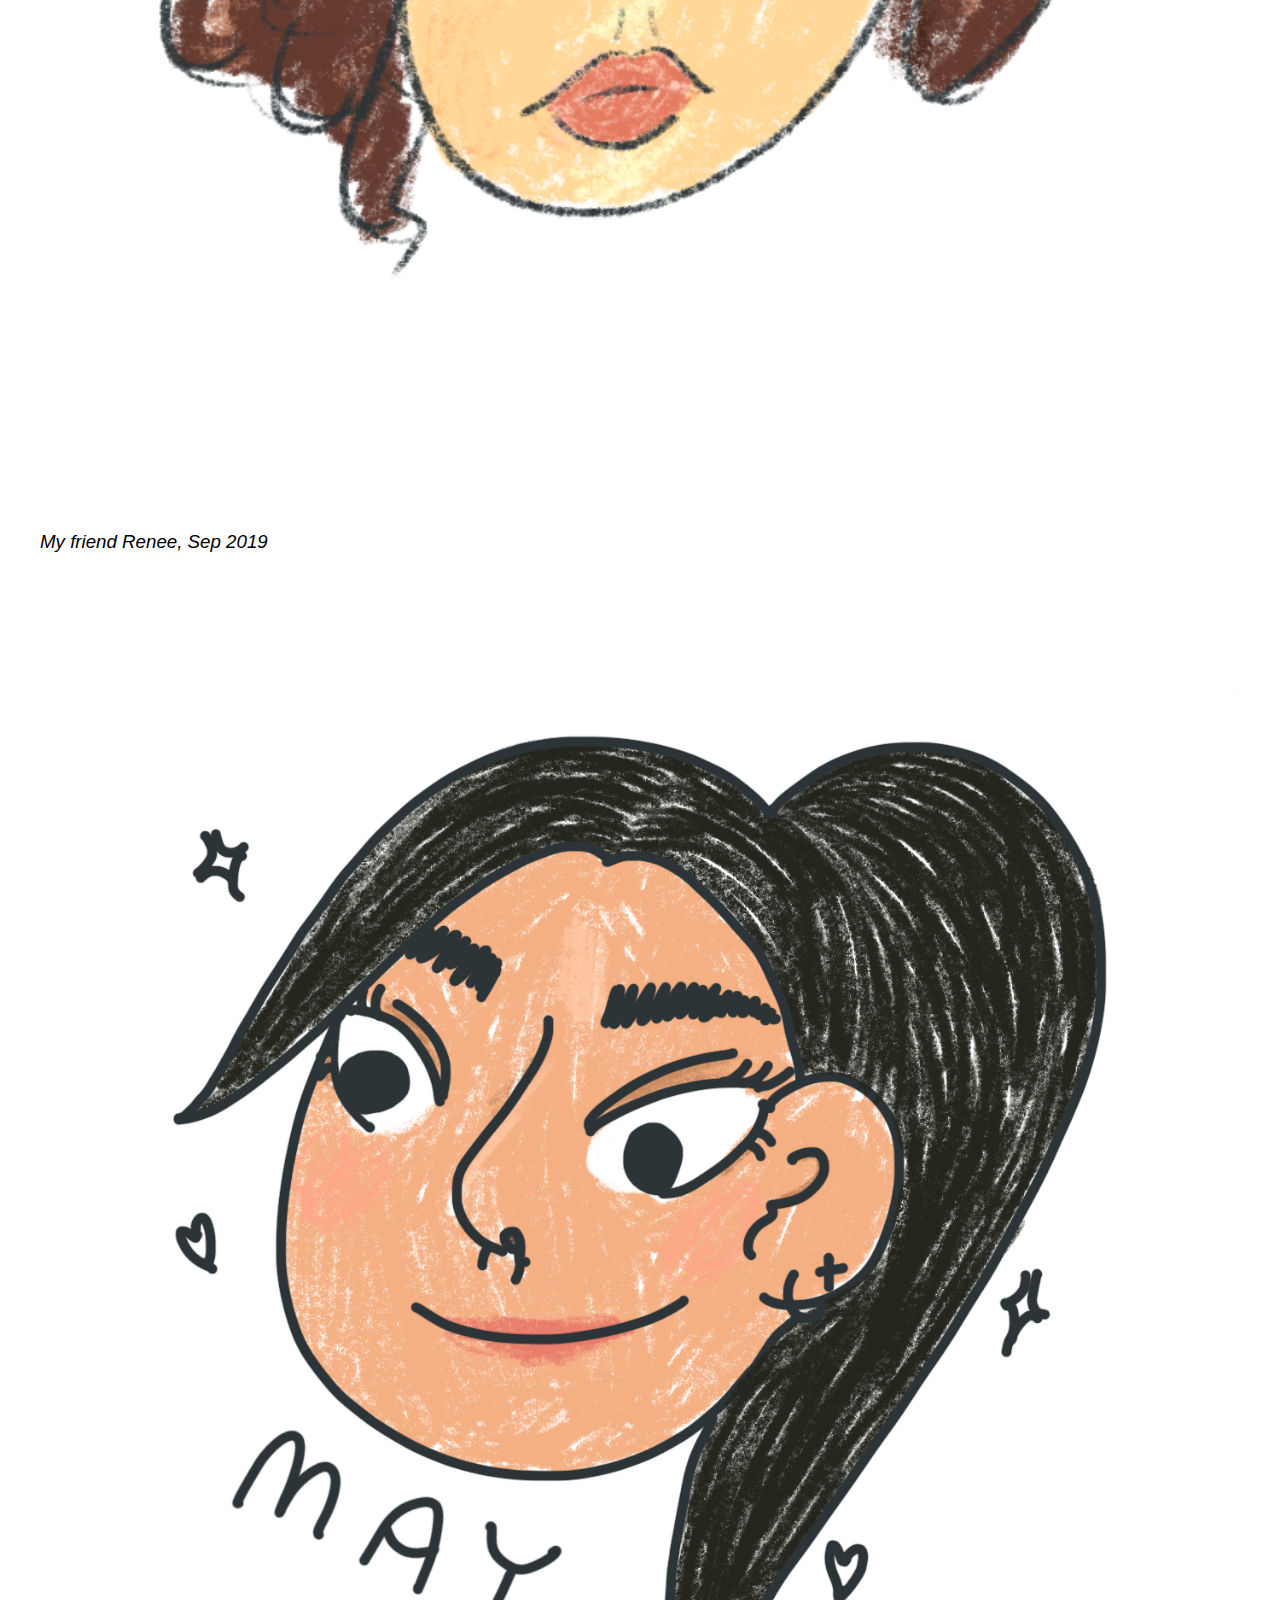
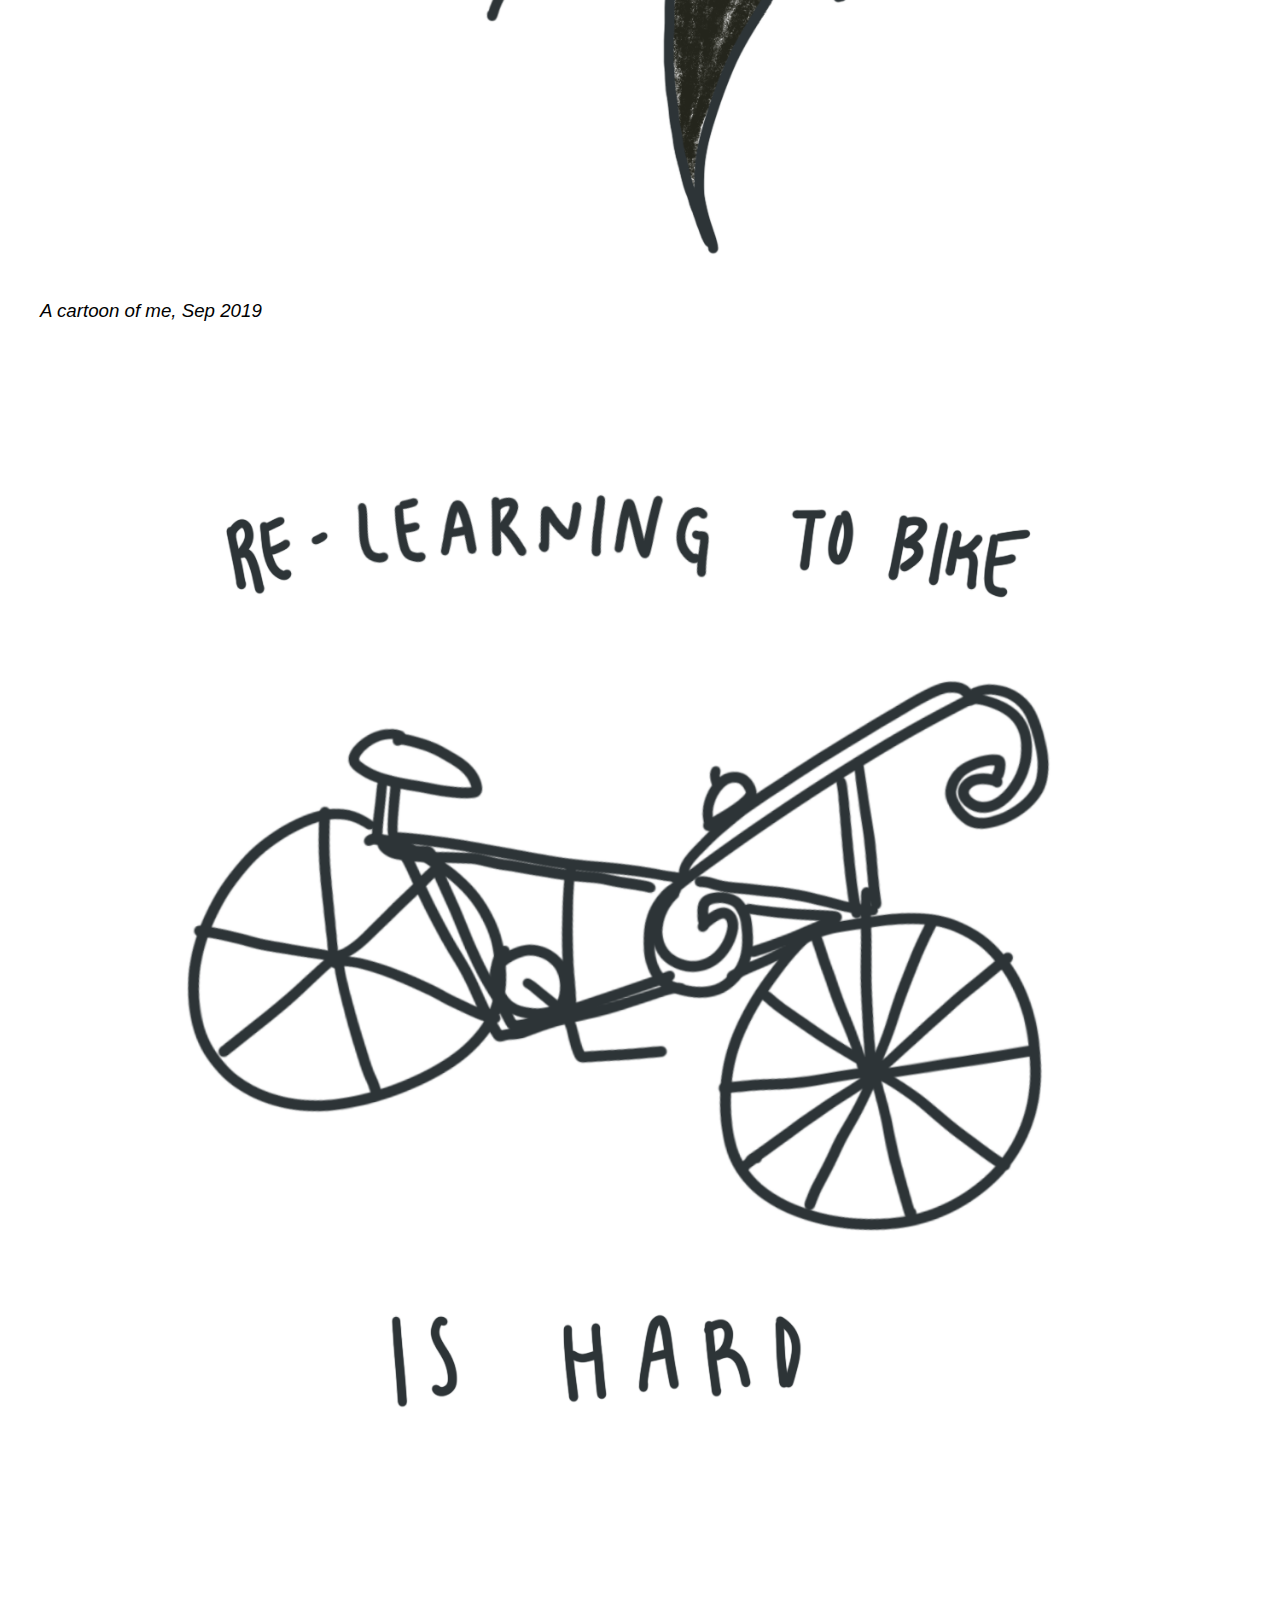
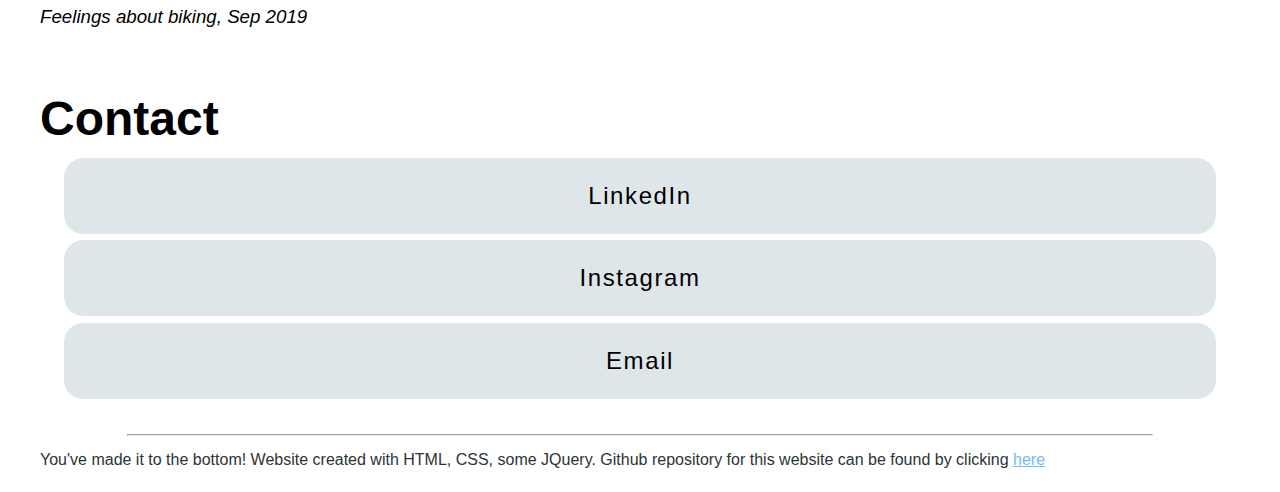
<file: oldindex.html>
<!DOCTYPE html>
<html lang="en">

<head>
<meta charset="UTF-8">
<meta name="viewport" content="width=device-width, initial-scale=1.0">
<meta http-equiv="X-UA-Compatible" content="ie=edge">
<title>Marielle Eusebio's Portfolio</title>
<link href="https://stackpath.bootstrapcdn.com/font-awesome/4.7.0/css/font-awesome.min.css" rel="stylesheet">
<link type="text/css" rel="stylesheet" href="normalize.css" />
<link rel="stylesheet" href="styles2.css">
</head>

<body>

<button class='reset-Button' id='backToTopBtn'>
    <svg width="24" height="24" xmlns="http://www.w3.org/2000/svg" fill-rule="evenodd" clip-rule="evenodd"><path d="M11 2.206l-6.235 7.528-.765-.645 7.521-9 7.479 9-.764.646-6.236-7.53v21.884h-1v-21.883z"/></svg>
</button>

<header>
  <div class="logo">marielle.</div>
  <nav>
    <ul>
      <li><a href="#aboutPage">About</a></li>
      <li><a href="#projectsPage">Projects</a></li>
      <li><a href="#illustrationsPage">Illustration</a></li>
      <li><a href="#contactPage">Contact</a></li>

    </ul>
  </nav>
  <div class="menu-toggle">
    <i class="fa fa-bars" aria-hidden="true"></i>
  </div>
</header>

<div class='homePage'>
  <h1>hi,<br> i'm<br> marielle<br> eusebio<br></h1>
  <img src='illustrationsForSite/homepagePic2.png' alt='illustration for homepage' id='homepagePic'>  
</div>

<div id='aboutPage' class='aboutPage'>
        <img src='photosForSite/profilePic.png' alt='Photo of me' id='profilePic'>
    <h2>About</h2>
    <p>I'm currently a junior electrical engineering student at UC Davis. 
            I started as a biochemistry student at Napa Valley College where I found interest in biomedical engineering.
            A semester later I started my engineering pathway at the City College of San Francisco and transferred to the University of California, Davis.
    </p>
    <br>
    <p>In addition to working on engineering related projects, I enjoy drawing and making illustrations both of which can be found here on my website.
            In my free time I enjoy snowboarding trips to Tahoe, learning web development (my first project being this one!), and yoga.
    </p>
</div>

<div class='projectsPage' id='projectsPage'>
    <h2>Projects</h2>
    <img src='illustrationsForSite/noPhotoYet.png' class='projectPic'>
    <p>When projects are completed you'll find them here! For now you get to look at my drawing.</p>
</div>

<div class='illustrationsPage' id='illustrationsPage'>
    <h2>Illustrations</h2>
    <img src='illustrationsForSite/ajokeDrawing.png' alt='Drawing of friend Ajoke'>
    <h3>My friend Ajoke, Sep 2019</h3>
    <img src='illustrationsForSite/reneeDrawing.png' alt='Drawing of friend Renee'>
    <h3>My friend Renee, Sep 2019</h3>
    <img src='illustrationsForSite/cartoonMayIcon.png' alt='Cartoon of me!'>
    <h3>A cartoon of me, Sep 2019</h3>
    <img src='illustrationsForSite/relearningToBike.png' alt='Bike doodle'>
    <h3>Feelings about biking, Sep 2019</h3>
</div>

<div class='contactPage' id='contactPage'>
  <h2>Contact</h2>
    <div class='buttonsPage'>
      <a href='https://www.linkedin.com/in/marielle-eusebio-9b7936106'>
        <button class='reset-Button myButton'>
          LinkedIn
        </button>
      </a>

      <a href='https://www.instagram.com/may.eusebio/'>
        <button class='reset-Button myButton'>
            Instagram
          </button>
      </a>

      <!-- <a href='mailto:mariellejde@gmail.com' target='_top'>
        <button class='reset-Button myButton'>
          Email
        </button>
      </a> -->

      <a href='#' name="emailLink" id="emailLink">
        <button class='reset-Button myButton'>
          Email
        </button>
      </a>
      
        
    </div>
</div>


<footer>
    <hr>
    <p>You've made it to the bottom! Website created with HTML, CSS, some JQuery.
      Github repository for this website can be found by clicking 
      <a href='https://github.com/mayeusebio/mayeusebio.github.io'>here</a></p></footer>


<script src="https://code.jquery.com/jquery-3.3.1.min.js"></script>
<script type="text/javascript">
  $(document).ready(function() {
    $('.menu-toggle').click(function() {
      $('nav').toggleClass('active')
    })

    $('ul li').click(function() {
      $(this).siblings().removeClass('active');
      $(this).toggleClass('active');
    })

    var btn = $('#backToTopBtn');

  $(window).scroll(function(){
    if($(this).scrollTop() <= 0){ // if user is at the top remove button
      $(btn).fadeOut('fast');
    } else {
      $(btn).fadeOut('fast');
      clearTimeout($.data(this, 'scrollTimer'));
      $.data(this, 'scrollTimer', setTimeout(function() {
        if ($(this).scrollTop() != 0){ //only run if not at top
          $(btn).fadeIn('fast'); // if user stops scrolling show button
        }
    }, 270));
    }
  });

    btn.on('click', function(e){
      e.preventDefault();
      $('html, body'). animate({scrollTop:0},'300');
    });

    $('#emailLink').on('click', function (event) {
      var email = 'mariellejde@gmail.com';
      window.location = 'mailto:' + email;
    });

    }
  )


</script>

</body>

</html>
</file>
<file: styles2.css>
body {
    margin: 0;
    padding: 0;
    font-family: sans-serif;
    background-attachment: fixed;
    background-position: center;
    box-sizing: border-box;
  }

  
header {
    position: absolute;
    top: 0;
    left: 0;
    padding: 0 100px;
    width: 100%;
    box-sizing: border-box;
    background: ;
  }
  
header .logo {
    color: #2d3436;
    height: 50px;
    line-height: 50px;
    font-size: 24px;
    float: left;
    font-weight: bold;
  }
  
header nav {
    float: right;
  }
  
header nav ul {
    margin: 0;
    padding: 0;
    display: flex;
  }
  
  header nav ul li {
    list-style: none;
    position: relative;
  }
  
  header nav ul li.sub-menu:before {
    content: '\f078';
    font-family: fontAwesome;
    position: absolute;
    line-height: 50px;
    color: #2d3436;
    right: 1px;
  }
  
  header nav ul li.active.sub-menu:before {
    content: '\f077';
  }
  
  header nav ul li ul {
    position: absolute;
    left: 0;
    background: #333;
    display: none
  }
  
header nav ul li.active ul {
    display: block;
  }
  
header nav ul li ul li {
    display: block;
    width: 200px;
  }
  
header nav ul li a {
    height: 50px;
    line-height: 50px;
    padding: 0 20px;
    color: #2d3436;
    text-decoration: none;
    display: block;
  }
  
header nav ul li a:hover {
    color: #2d3436;
    background: #74b9ff;
  }
  
header nav ul li a.active {
    background: #74b9ff;
  }
  
.menu-toggle {
    color: #2d3436;
    float: right;
    line-height: 50px;
    font-size: 24px;
    cursor: pointer;
    display: none
  }

.homePage{
  display: flex;
  flex-direction: column;
}

h1{
  font-size: 4rem;
  /* padding: 5rem 2rem; */
  padding: 5rem 2rem 0 2rem;
  margin: 0;
  }

#homepagePic{
    width: 100%;
    margin: 0;
  }

#backToTopBtn{
  padding: 0.75rem;
  border-radius: 50%;
  position: fixed;
  bottom: 10px;
  right: 10px;
}

.homePage svg{
  width: 30;
  height: 30;
}

#profilePic{
  width: 80%;
  border-radius: 50%;
  display: block;    
  margin: 2rem auto;
  max-width: 500px;
  }

h2{
  font-size: 3rem;
  padding: 0 2.5rem 0 2.5rem;
  margin: 0;
  }
  
.aboutPage, .projectsPage, .illustrationsPage{
  margin-bottom: 4rem;
  }

p{
    font-size: 1.3rem;
    font-weight: 300;
    line-height: 2rem;
    padding: 0 2.5rem 0 2.5rem;
    margin: 0;  
  }

img{
    width: 100%;
}

h3{
      font-weight: 300;
      font-style: italic;
      padding: 0 2.5rem 0 2.5rem;
      margin: 0; 
  }

.projectPic{
    /* border: 1px dashed #2d3436; */
}

.contactPage li{
    list-style-type: none;
    font-size: 1.5rem;
    line-height: 2rem;
}

.contactPage li a{
    text-decoration: none;
    color: #636e72;
}

svg{
    stroke: #2d3436;
    fill: none;
}

hr{
      width: 80%
  }

footer p{
    color: #2d3436;
    font-size: 1rem;
    margin-bottom: 1rem;
}

.reset-Button {
  border: none;
  margin: 0;
  padding: 0;
  width: auto;
  overflow: visible;
  /* background: transparent; */
  /* inherit font & color from ancestor */
  /* color: inherit; */
  font: inherit;

  /* Normalize `line-height`. Cannot be changed from `normal` in Firefox 4+. */
  line-height: normal;

  /* Corrects font smoothing for webkit */
  -webkit-font-smoothing: inherit;
  -moz-osx-font-smoothing: inherit;

  /* Corrects inability to style clickable `input` types in iOS */
  -webkit-appearance: none;
}

/* Remove excess padding and border in Firefox 4+ */
.reset-Button::-moz-focus-inner {
    border: 0;
    padding: 0;
}

.buttonsPage{
    width: 100%;
    text-align: center;
    margin: 0.5rem auto 2rem auto;
}

.myButton{
  padding: 1.5rem;
  border-radius: 1.2rem;
  font-size: 1.5rem;
  width: 90%;
  background: #dfe6e9;
  margin: 0.2rem auto;
  letter-spacing: .1rem;
}

/* .buttonsPage{
    display: flex;
    flex-direction: column;
} */

footer a{
    color:#74b9ff;
}

/* MEDIA QUERIES */

@media (max-width: 860px) {
header {
  padding: 0 20px;
}
.menu-toggle {
  display: block;
}
header nav {
  position: absolute;
  top: 50px;
  left: -100%;
  width: 100%;
  height: calc(100vh - 50px);
  background: #dfe6e9;
  transition: 0.5s;
}
header nav.active {
    left: 0;
}
header nav ul {
  display: block;
  text-align: center;
}
header nav ul li a {
  border-bottom: 0.9px solid rgba(0, 0, 0, .2);
}
header nav ul li.active ul {
  position: relative;
  background: #003e6f;
}
header nav ul li ul li {
    width: 100%;
}
}

@media (min-width: 768px){
  .homePage{
  margin-top: 2rem;
  margin-bottom: 5rem;
  flex-direction: row;
  }

  h1{
    width: 50%;
  }

  #homepagePic{
    width: 50%;
  }

  /* .aboutPage{
    display: flex;
    flex-direction: row;
  } */

  #profilePic{
    align-self: center;
    width: 50%;
    margin: 2rem 2rem;
  }

  #profilePic{
    float: left;
  }
}
</file>
